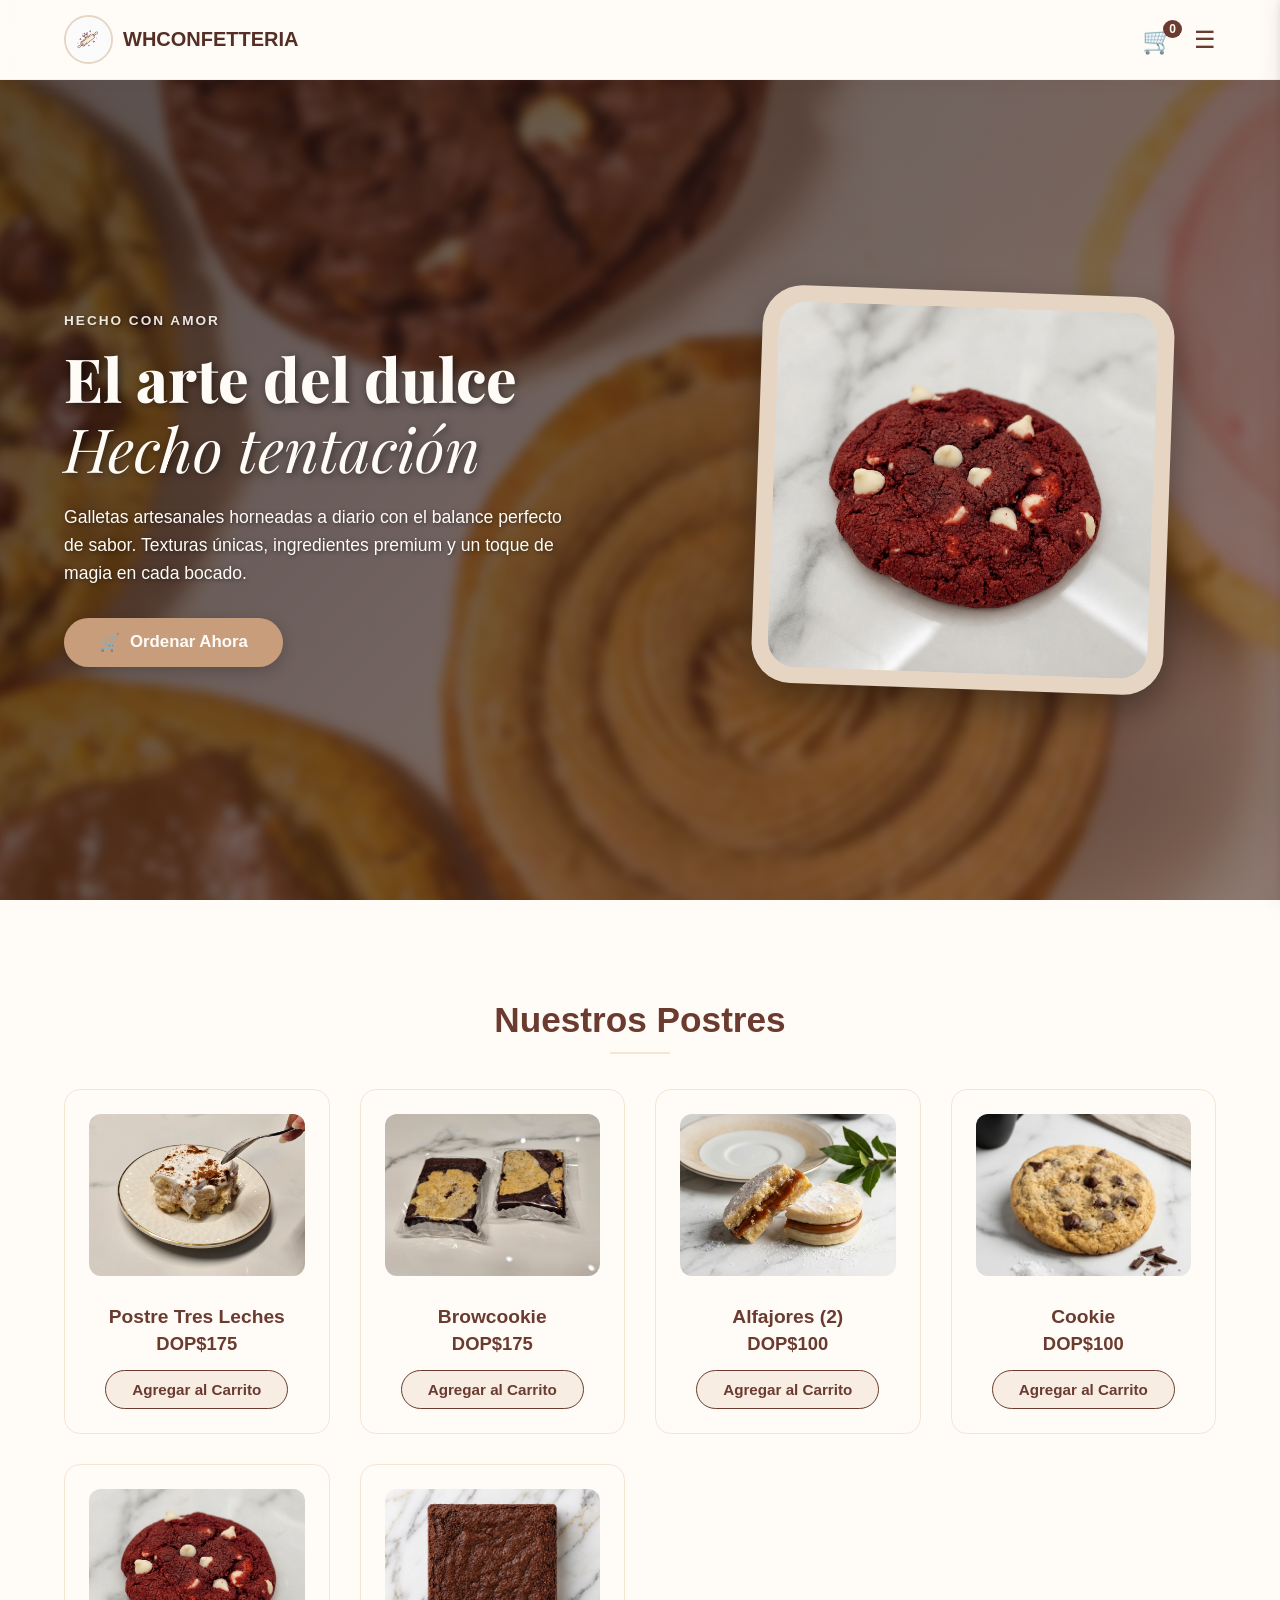
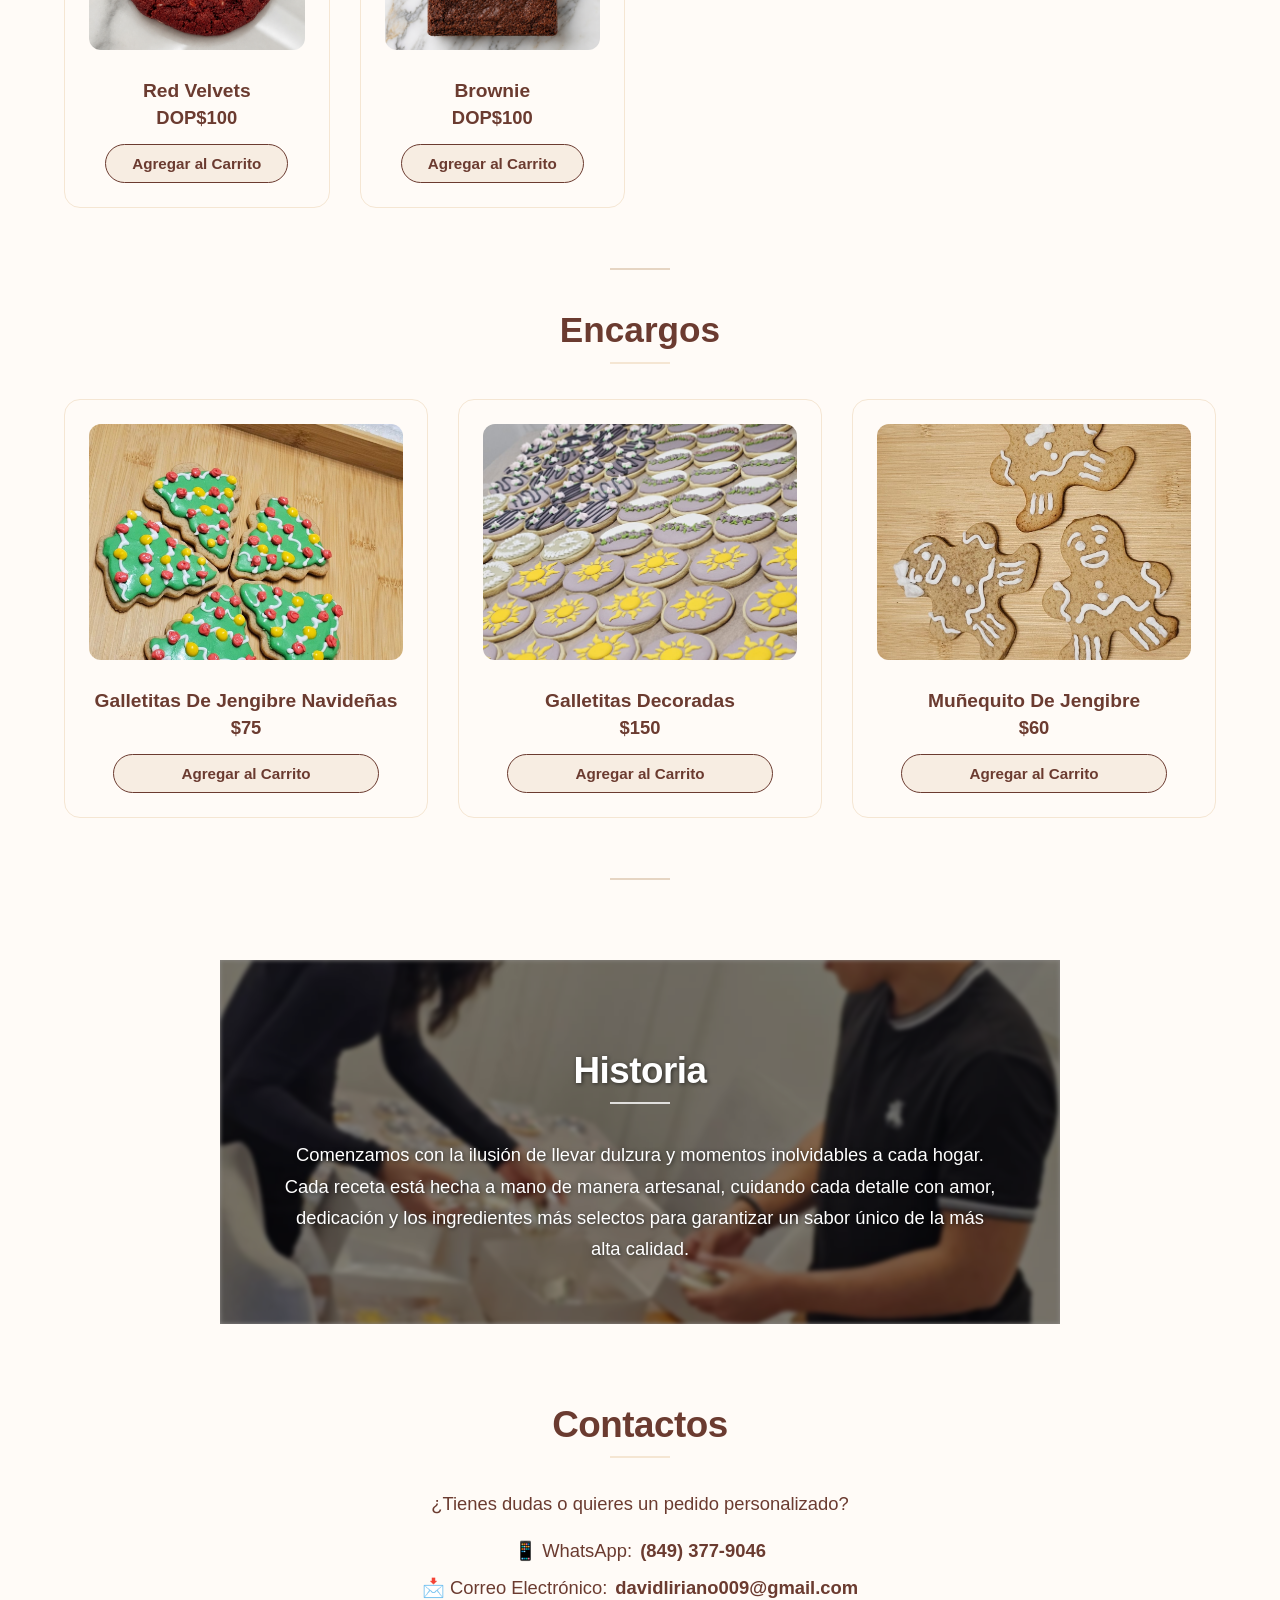
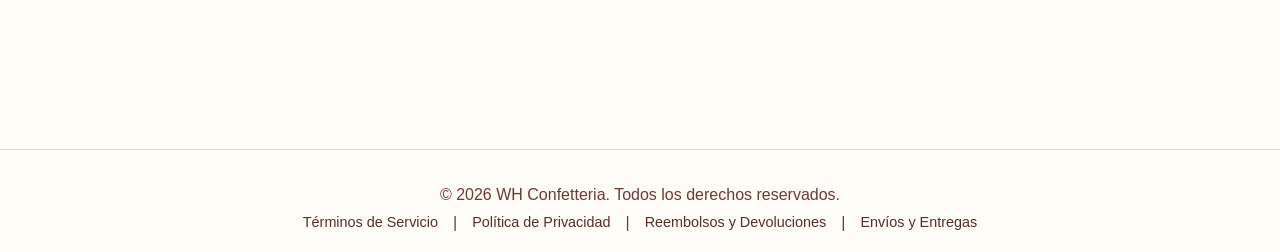
<file: index.html>
<!DOCTYPE html>
<html lang="es">
<head>
<meta charset="UTF-8">
<meta name="viewport" content="width=device-width, initial-scale=1.0">
<title>WH Confetteria</title>
<link href="https://fonts.googleapis.com/css2?family=Playfair+Display:ital,wght@0,400..900;1,400..900&display=swap" rel="stylesheet">
<link rel="icon" type="image/x-icon" href="favicon.ico.jpg">
<link rel="stylesheet" href="style.css">
</head>
<body>
<!-- SECCIÓN HERO -->
<section class="hero-section">
<div class="hero-background-overlay"></div>
<div class="hero-container">
<div class="hero-text-content">
<span class="hero-subtitle">HECHO CON AMOR</span>
<h1 class="hero-title">El arte del dulce <br><em>Hecho tentación</em></h1>
<p class="hero-description">Galletas artesanales horneadas a diario con el balance perfecto de sabor. Texturas únicas, ingredientes premium y un toque de magia en cada bocado.</p>
<a href="#postres" class="btn-hero-action">
<span class="hero-btn-icon">🛒</span> Ordenar Ahora
</a>
</div>
<div class="hero-image-content">
<div class="hero-product-card">
<img src="Red velvets.png" alt="Producto Estrella" class="hero-highlight-img">
</div>
</div>
</div>
</section>
<!-- NAVBAR -->
<header class="navbar">
<a href="#" class="logo-container" style="text-decoration: none; display: flex; align-items: center; gap: 10px;">
<img src="hwconfetteria logo.jpg" alt="Logo Repostería" class="logo-img">
<span class="logo-text logo-desktop">WHCONFETTERIA</span>
<span class="logo-text logo-mobile">WH</span>
</a>
<div class="right-nav">
<div class="cart-icon" onclick="toggleCart(event)">🛒 <span id="cart-count">0</span></div>
<div class="menu-toggle" onclick="toggleMenu(event)">&#9776;</div>
</div>
</header>
<!-- MENÚ LATERAL -->
<nav class="sidebar" id="sidebar">
<div class="close-btn" onclick="toggleMenu(event)">&times;</div>
<ul class="menu-links">
<li><a href="#postres" onclick="toggleMenu(event)">Postres</a></li>
<li><a href="#pasteles" onclick="toggleMenu(event)">Encargos</a></li>
<li><a href="#historia" onclick="toggleMenu(event)">Historia</a></li>
<li><a href="#contacto" onclick="toggleMenu(event)">Contactos</a></li>
<li><a href="https://www.google.com/maps/place/RESIDENCIAL+DON+NUBE+II/@19.465714,-70.6637357,17z/" target="_blank" class="map-link">📍 Ubicación</a></li>
</ul>
</nav>
<!-- CARRITO LATERAL -->
<div class="cart-sidebar" id="cartSidebar">
<div class="close-btn" onclick="toggleCart(event)">&times;</div>
<h3>Tu Pedido</h3>
<ul id="cart-items"></ul>
<div class="cart-total"><strong>Total: $<span id="cart-total-val">0</span></strong></div>
<button class="btn-checkout" onclick="goToCheckout()">Proceder al Pago</button>
</div>
<!-- ALERTA -->
<div id="custom-alert" class="modal-alert">
<div class="modal-alert-content">
<span class="modal-alert-icon">⚠️</span>
<p id="modal-alert-text">Mensaje</p>
<button class="btn-modal-close" onclick="closeAlert()">Entendido</button>
</div>
</div>
<!-- CONTENIDO PRINCIPAL -->
<main class="content">
<section id="postres" class="product-section">
<h2>Nuestros Postres</h2>
<div class="info-divider"></div>
<div class="products-grid">
<div class="product-card">
<img src="tres leches .jpeg" alt="Tres Leches" class="product-img">
<h3>Postre Tres Leches</h3>
<p class="price">DOP$175</p>
<button class="btn-add" onclick="addToCart('Postre Tres Leches', 175, 'tres leches .jpeg')">Agregar al Carrito</button>
</div>
<div class="product-card">
<img src="Brownie.jpeg" alt="Browcookie" class="product-img">
<h3>Browcookie</h3>
<p class="price">DOP$175</p>
<button class="btn-add" onclick="addToCart('Browcookie', 175, 'Brownie.jpeg')">Agregar al Carrito</button>
</div>
<div class="product-card">
<img src="alfajores.png" alt="Alfajores" class="product-img">
<h3>Alfajores (2)</h3>
<p class="price">DOP$100</p>
<button class="btn-add" onclick="addToCart('Alfajores (2)', 100, 'alfajores.png')">Agregar al Carrito</button>
</div>
<div class="product-card">
<img src="cookie .png" alt="Cookie" class="product-img">
<h3>Cookie</h3>
<p class="price">DOP$100</p>
<button class="btn-add" onclick="addToCart('Cookie', 100, 'cookie .png')">Agregar al Carrito</button>
</div>
<div class="product-card">
<img src="Red velvets.png" alt="Red Velvets" class="product-img">
<h3>Red Velvets</h3>
<p class="price">DOP$100</p>
<button class="btn-add" onclick="addToCart('Red Velvets', 100, 'Red velvets.png')">Agregar al Carrito</button>
</div>
<div class="product-card">
<img src="Brownie.png" alt="Brownie" class="product-img">
<h3>Brownie</h3>
<p class="price">DOP$100</p>
<button class="btn-add" onclick="addToCart('Brownie', 100, 'Brownie.png')">Agregar al Carrito</button>
</div>
</div>
</section>
<section id="pasteles" class="product-section">
<h2>Encargos</h2>
<div class="info-divider"></div>
<div class="products-grid">
<div class="product-card">
<img src="Encargo 2.jpeg" alt="Galletitas Navideñas" class="product-img">
<h3>Galletitas De Jengibre Navideñas</h3>
<p class="price">$75</p>
<button class="btn-add" onclick="addToCart('Galletitas De Jengibre Navideñas', 75, 'Encargo 2.jpeg')">Agregar al Carrito</button>
</div>
<div class="product-card">
<img src="Encargo 4.jpeg" alt="Galletitas Decoradas" class="product-img">
<h3>Galletitas Decoradas</h3>
<p class="price">$150</p>
<button class="btn-add" onclick="addToCart('Galletitas Decoradas', 150, 'Encargo 4.jpeg')">Agregar al Carrito</button>
</div>
<div class="product-card">
<img src="Galletitas de jengibre.jpeg" alt="Muñequito" class="product-img">
<h3>Muñequito De Jengibre</h3>
<p class="price">$60</p>
<button class="btn-add" onclick="addToCart('Muñequito De Jengibre', 60, 'Galletitas de jengibre.jpeg')">Agregar al Carrito</button>
</div>
</div>
</section>
<section id="historia" class="info-section historia-con-fondo">
<div class="historia-contenido">
<h2>Historia</h2>
<div class="info-divider"></div>
<p class="info-text">Comenzamos con la ilusión de llevar dulzura y momentos inolvidables a cada hogar. Cada receta está hecha a mano de manera artesanal, cuidando cada detalle con amor, dedicación y los ingredientes más selectos para garantizar un sabor único de la más alta calidad.</p>
</div>
</section>
<section id="contacto" class="info-section">
<h2>Contactos</h2>
<div class="info-divider"></div>
<p class="contact-subtitle">¿Tienes dudas o quieres un pedido personalizado?</p>
<div class="contact-details">
<p class="contact-item"><span>📱 WhatsApp:</span> <strong>(849) 377-9046</strong></p>
<p class="contact-item"><span>📩 Correo Electrónico:</span> <strong>davidliriano009@gmail.com</strong></p>
</div>
</section>
</main>
<script src="script.js"></script>
<footer style="text-align: center; padding: 20px; background-color: #FFFBF7; border-top: 1px solid #E6D5C3; margin-top: 50px;">
<p style="color: #6B3B30; margin-bottom: 10px;">&copy; 2026 WH Confetteria. Todos los derechos reservados.</p>
<div style="display: flex; justify-content: center; gap: 15px; flex-wrap: wrap;">
<a href="terminos.html" style="color: #552F26; text-decoration: none; font-size: 0.9rem;">Términos de Servicio</a> |
<a href="privacidad.html" style="color: #552F26; text-decoration: none; font-size: 0.9rem;">Política de Privacidad</a> |
<a href="reembolsos.html" style="color: #552F26; text-decoration: none; font-size: 0.9rem;">Reembolsos y Devoluciones</a> |
<a href="envios.html" style="color: #552F26; text-decoration: none; font-size: 0.9rem;">Envíos y Entregas</a>
</div>
</footer>
</body>
</html>
</file>
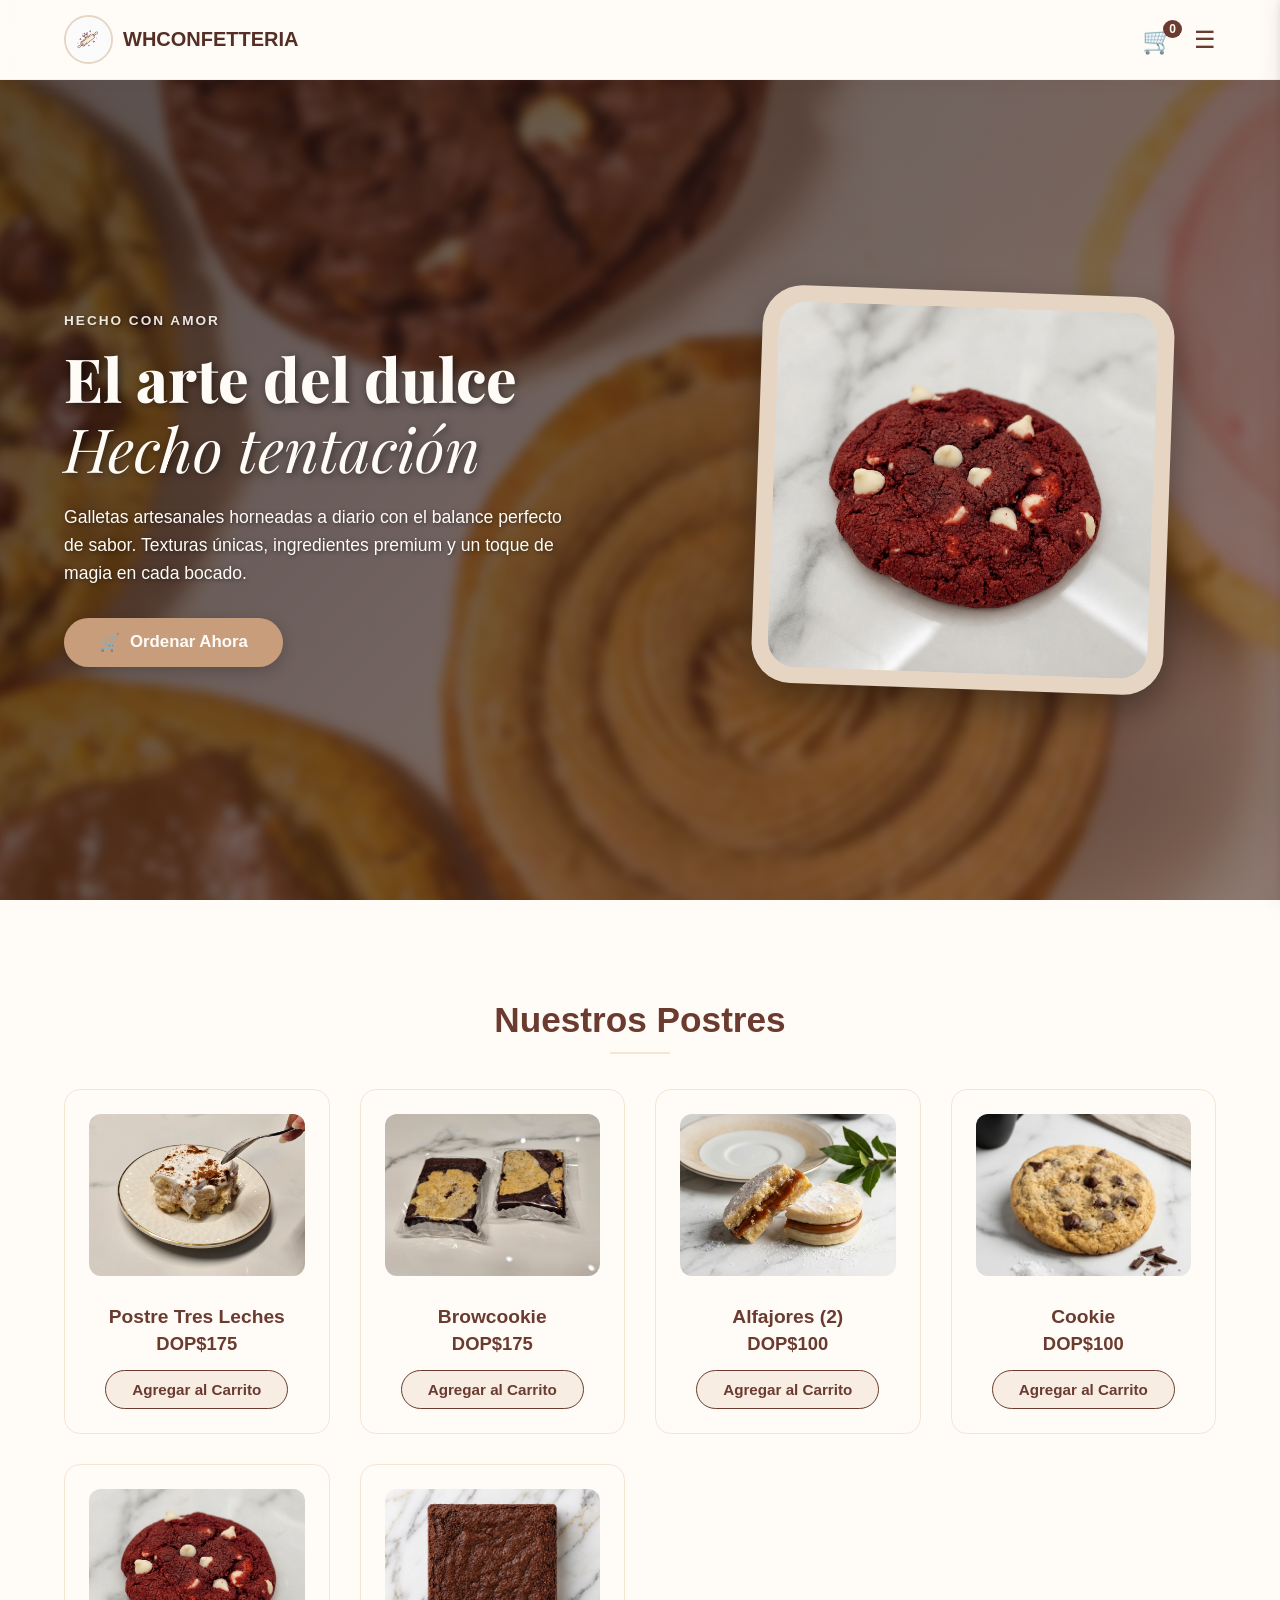
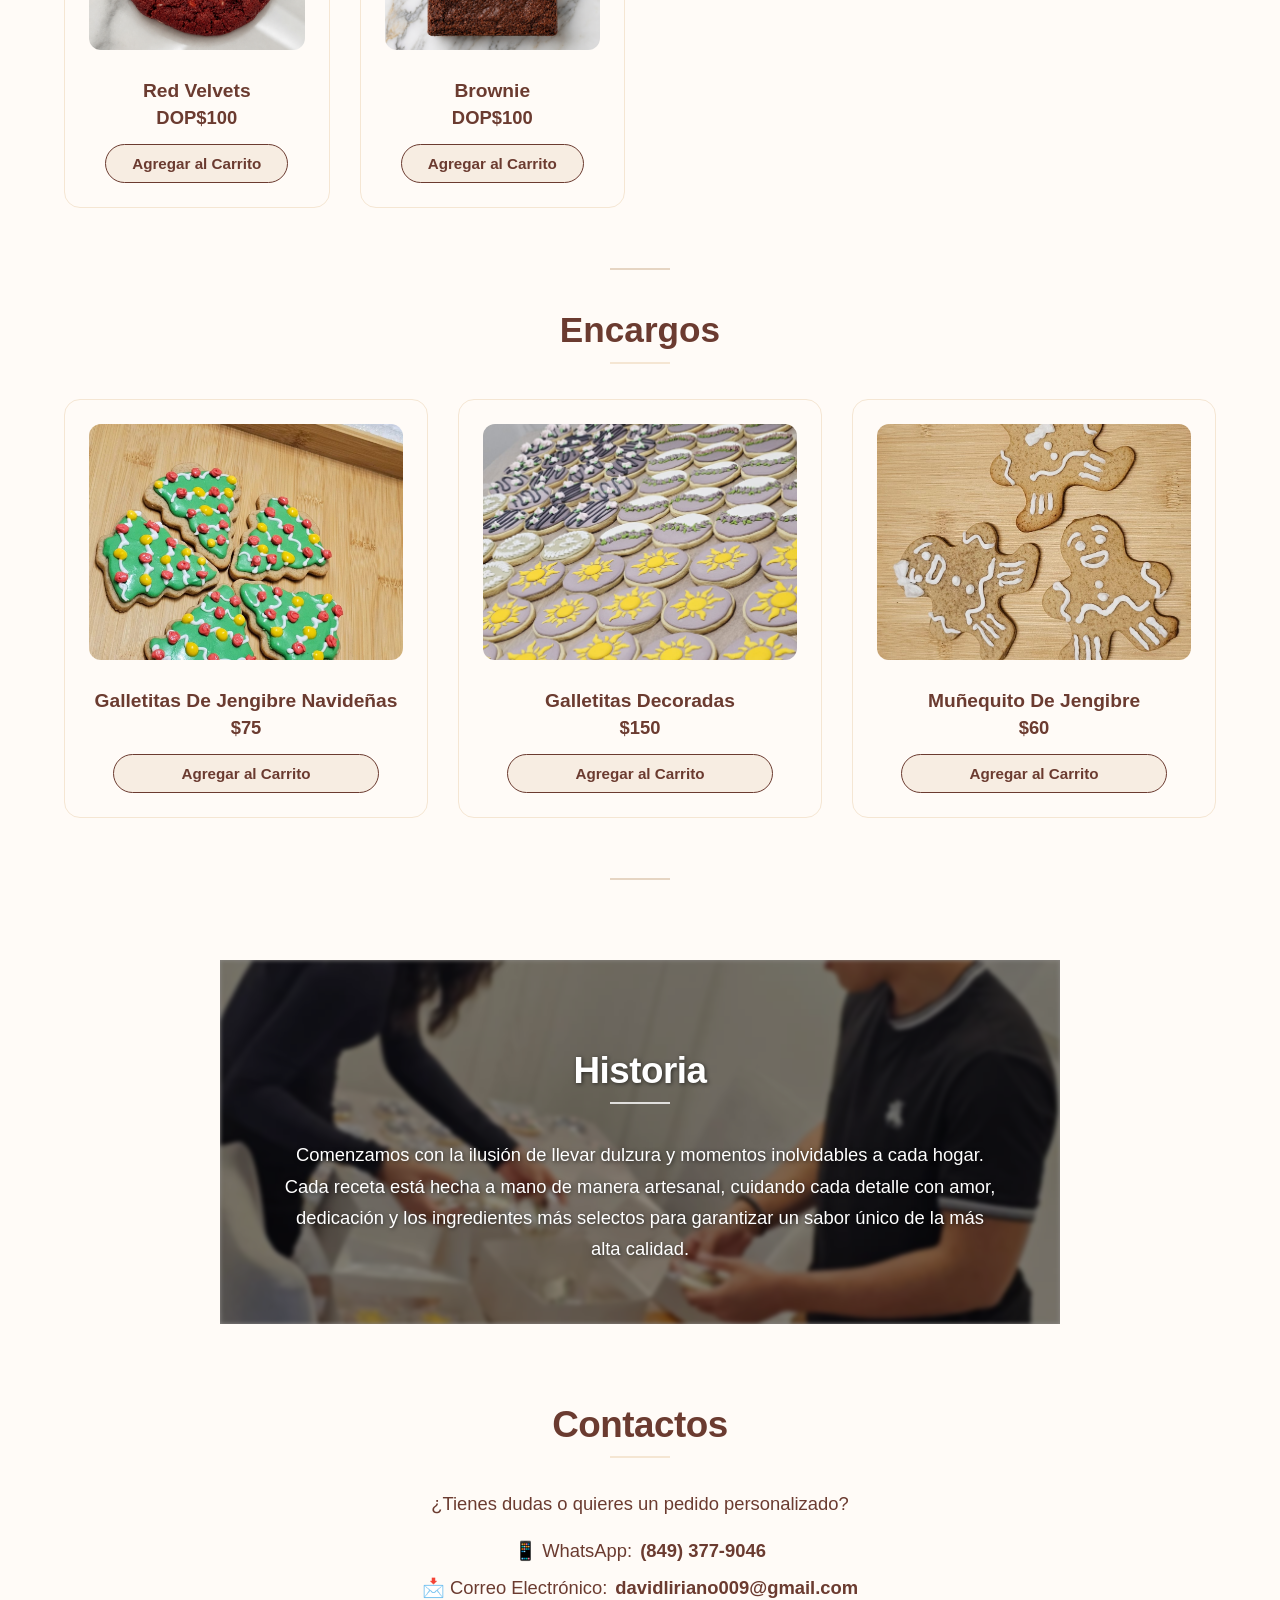
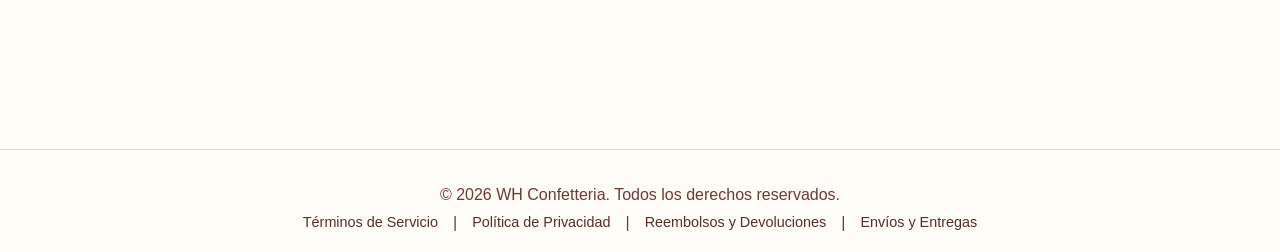
<file: checkout.html>
<!DOCTYPE html>
<html lang="es">
<head>
    <meta charset="UTF-8">
    <meta name="viewport" content="width=device-width, initial-scale=1.0">
    <title>Finalizar Pedido - WH Confetteria</title>
    <link rel="stylesheet" href="style.css">
</head>
<body class="checkout-body">

    <!-- NAVBAR PREMIUM MINIMALISTA -->
    <header class="checkout-navbar">
        <a href="index.html" class="logo-container" style="text-decoration: none; display: flex; align-items: center; gap: 10px;">
            <img class="logo-img" src="hwconfetteria logo.jpg" alt="Logo Repostería" class="checkout-logo">
            <span class="logo-text">WH</span>

        </a>
        <span class="secure-icon">🔒 Pago Seguro</span>
    </header>

    <!-- VENTANA EMERGENTE DE AVISO -->
    <div id="custom-alert" class="modal-alert" style="display: none;">
        <div class="modal-alert-content">
            <span class="modal-alert-icon">⚠️</span>
            <p id="modal-alert-text"></p>
            <button class="btn-modal-close" onclick="closeAlert()">Entendido</button>
        </div>
    </div>

    <!-- ENCABEZADO DE FORMULARIO DESPEJADO -->
    <div class="checkout-title-container">
        <h2>Finalizar tu compra</h2>
        <p>Por favor, completa tus datos para procesar la orden de tus postres.</p>
    </div>

    <!-- INTERFAZ DOS COLUMNAS -->
    <div class="checkout-container">
        
        <!-- COLUMNA IZQUIERDA: CONFIGURACIÓN DE FORMULARIOS -->
        <div class="checkout-main">
            
            <!-- PASO 1: DATOS PERSONALES -->
            <div class="checkout-section-card">
                <h3><span>1</span> Datos del Cliente</h3>
                <div class="form-group">
                    <label for="client-name">Nombre Completo</label>
                    <input type="text" id="client-name" placeholder="Ej. Juan Pérez" required>
                </div>
            </div>

            <!-- PASO 2: MÉTODOS DE ENTREGA DINÁMICOS -->
            <div class="checkout-section-card">
                <h3><span>2</span> Método de Entrega</h3>
                <div class="delivery-tabs">
                    <button type="button" class="tab-btn active" id="btn-pickup" onclick="setDeliveryMethod('pickup')">Pasar a buscar</button>
                    <button type="button" class="tab-btn" id="btn-delivery" onclick="setDeliveryMethod('delivery')">Envío a domicilio</button>
                </div>
                
                <!-- MOSTRADO POR DEFECTO -->
                <div id="pickup-info" class="delivery-content active">
                    <p class="pickup-text">📍 Retira tu pedido directamente en nuestra ubicación: <br><strong>Residencial Don Nube II</strong>.</p>
                </div>
                
                <!-- OCULTO POR DEFECTO -->
                <div id="delivery-info" class="delivery-content">
                    <div class="form-group">
                        <label for="order-address">Dirección Exacta de Envío</label>
                        <textarea id="order-address" placeholder="Sector, Calle, Número de casa o apartamento y referencias..."></textarea>
                    </div>
                </div>
            </div>

            <!-- PASO 3: PROGRAMACIÓN DE TIEMPO -->
            <div class="checkout-section-card">
                <h3><span>3</span> Programar Entrega</h3>
                <div class="form-group">
                    <label for="order-date">¿Para qué fecha y hora deseas tu pedido?</label>
                    <input type="datetime-local" id="order-date" required>
                </div>
            </div>

            <!-- PASO 4: MÉTODOS DE PAGO INTELIGENTES -->
            <div class="checkout-section-card">
                <h3><span>4</span> Método de Pago</h3>
                <div class="payment-tabs">
                    <button type="button" class="pay-tab-btn active" id="btn-cash" onclick="setPaymentMethod('cash')">Efectivo</button>
                    <button type="button" class="pay-tab-btn" id="btn-transfer" onclick="setPaymentMethod('transfer')">Transferencia Bancaria</button>
                </div>

                <!-- SECCIÓN DE BANCOS OCULTA POR DEFECTO -->
                <div id="bank-info" class="payment-content">
                    <p class="bank-instruction">Selecciona el banco desde el cual vas a transferir:</p>
                    
                    <div class="bank-options-grid">
                        <div class="bank-item" id="bank-reservas" onclick="selectBank('Banreservas')">
                            <img src="Banreservas.jpg" alt="Banreservas" class="bank-logo-img">
                            <span>Banreservas</span>
                        </div>
                        <div class="bank-item" id="bank-popular" onclick="selectBank('Popular')">
                            <img src="Popular.png" alt="Popular" class="bank-logo-img">
                            <span>Banco Popular</span>
                        </div>
                        <div class="bank-item" id="bank-bhd" onclick="selectBank('BHD')">
                            <img src="Bhd.jpg" alt="BHD" class="bank-logo-img">
                            <span>Banco BHD</span>
                        </div>
                    </div>
                </div>
            </div>

        </div>

        <!-- COLUMNA DERECHA: RESUMEN LATERAL TOTALMENTE SEPARADO -->
        <div class="checkout-sidebar">
            
            <!-- 1. TARJETA BLANCA: Únicamente para el Resumen y el Total -->
            <div class="summary-card">
                <h3>Resumen del Pedido</h3>
                <hr class="summary-divider">
                <ul id="summary-items-list" class="summary-items-list">
                    <!-- Dinámico -->
                </ul>
                <hr class="summary-divider">
                <div class="summary-total-row">
                    <span>Total a pagar:</span>
                    <span class="total-price">$<span id="summary-total-val">0</span></span>
                </div>
            </div> <!-- AQUÍ SE CIERRA LA CAJA BLANCA DEL RESUMEN -->

            <!-- 2. SECCIÓN INDEPENDIENTE: Políticas, Checkbox y Botones de Acción (Sueltos) -->
            <div class="checkout-legal-container">
                
                <!-- Caja de políticas propia con su fondo crema manejado por CSS -->
                <div class="policy-box">
                    <div class="policy-title">
                        <span class="info-icon">ℹ️</span>
                        <h4>Nuestra Política de Compromiso y Dulzura</h4>
                    </div>
                    <ul class="policy-list">
                        <li><strong>Cada postre es único:</strong> Preparamos tus pedidos desde cero y de forma totalmente artesanal para garantizar su frescura, por lo que no aceptamos devoluciones una vez entregados.</li>
                        <li><strong>¿Surgió un imprevisto?:</strong> Puedes cancelar tu orden de forma gratuita con un mínimo de <strong>24 horas de anticipación</strong>. Pasado este plazo, no se realizarán reembolsos debido a que los insumos ya habrán sido utilizados para tu preparación.</li>
                        <li>Para conocer todos los detalles sobre nuestro proceso, consulta nuestros <a href="terminos.html" target="_blank">Términos y Condiciones completos</a>.</li>
                    </ul>
                </div>

                <!-- Checkbox de aceptación (Suelto sobre fondo crema manejado por CSS) -->
                <div class="terms-checkbox-container">
                    <input type="checkbox" id="accept-terms" class="custom-checkbox">
                    <label for="accept-terms" class="checkbox-label">
                        He leído y acepto los <a href="terminos.html" target="_blank">Términos y Condiciones</a> y las <a href="privacidad.html" target="_blank">Políticas de Privacidad</a>
                    </label>
                </div>

                <!-- Logotipos de Tarjetas -->
                <div class="payment-icons">
                    <img src="https://upload.wikimedia.org/wikipedia/commons/2/2a/Mastercard-logo.svg" alt="Mastercard" class="pay-logo">
                </div>

                <!-- Botones de Acción (Sueltos sobre fondo crema manejado por CSS) -->
                <div class="checkout-actions">
                    <button class="btn-checkout-confirm" onclick="processFinalOrder()">
                        Confirmar Pedido <span class="arrow-icon">➔</span>
                    </button>
                    
                    <button class="btn-checkout-continue" onclick="window.location.href='index.html'">
                        <span class="bag-icon">🛍️</span> Seguir Comprando
                    </button>
                    
                    <button class="btn-checkout-cancel" onclick="cancelEntireOrder()">
                        <span class="cancel-icon">✕</span> Cancelar Pedido
                    </button>
                </div>

                <!-- Textos de confianza al pie -->
                <div class="checkout-footer-links">
                    <p class="trust-text">Retiro en tienda • Pago seguro</p>
                    <a href="envios.html" target="_blank" class="delivery-policy-link">Ver política de entrega</a>
                   
                </div>

            </div> <!-- Fin de checkout-legal-container -->

        </div> <!-- Fin de checkout-sidebar -->

    </div> <!-- Fin de checkout-container -->

    <!-- SCRIPT LOGICIAL CON VALIDACIONES -->
    <script>
        let checkoutCart = [];
        let deliveryMethod = 'pickup';
        let paymentMethod = 'cash';
        let selectedBankName = '';

        window.onload = function() {
            const savedCart = localStorage.getItem('cart');
            if(!savedCart) {
                window.location.href = 'index.html';
                return;
            }
            checkoutCart = JSON.parse(savedCart);
            
            if(checkoutCart.length === 0) {
                window.location.href = 'index.html';
                return;
            }
            
            renderSummary();
        };

        function renderSummary() {
            const listContainer = document.getElementById('summary-items-list');
            listContainer.innerHTML = '';
            let total = 0;

            checkoutCart.forEach(item => {
                const itemSubtotal = item.price * item.quantity;
                total += itemSubtotal;
                
                let li = document.createElement('li');
                li.className = 'summary-item';
                li.innerHTML = `
                    <span style="display: flex; align-items: center; gap: 8px;">
                        <img src="${item.imgSrc || 'hwconfetteria logo.jpg'}" style="width:30px; height:30px; border-radius:50%; object-fit:cover; border:1px solid #F5E6D3;">
                        ${item.name} <strong>x${item.quantity}</strong>
                    </span> 
                    <strong>$${itemSubtotal}</strong>
                `;
                listContainer.appendChild(li);
            });

            document.getElementById('summary-total-val').innerText = total;
        }

        function showAlert(text) {
            document.getElementById('modal-alert-text').innerText = text;
            document.getElementById('custom-alert').style.display = 'flex';
        }
        function closeAlert() { 
            document.getElementById('custom-alert').style.display = 'none'; 
        }

        function setDeliveryMethod(method) {
            deliveryMethod = method;
            document.getElementById('btn-pickup').classList.remove('active');
            document.getElementById('btn-delivery').classList.remove('active');
            document.getElementById('pickup-info').classList.remove('active');
            document.getElementById('delivery-info').classList.remove('active');
            
            if(method === 'pickup') {
                document.getElementById('btn-pickup').classList.add('active');
                document.getElementById('pickup-info').classList.add('active');
                document.getElementById('order-address').value = ""; 
            } else {
                document.getElementById('btn-delivery').classList.add('active');
                document.getElementById('delivery-info').classList.add('active');
            }
        }

        function setPaymentMethod(method) {
            paymentMethod = method;
            document.getElementById('btn-cash').classList.remove('active');
            document.getElementById('btn-transfer').classList.remove('active');
            document.getElementById('bank-info').classList.remove('active');
            
            if(method === 'cash') {
                document.getElementById('btn-cash').classList.add('active');
                selectedBankName = '';
                clearBankSelection();
            } else {
                document.getElementById('btn-transfer').classList.add('active');
                document.getElementById('bank-info').classList.add('active');
            }
        }

        function selectBank(bank) {
            selectedBankName = bank;
            clearBankSelection();
            if(bank === 'Banreservas') document.getElementById('bank-reservas').classList.add('selected');
            if(bank === 'Popular') document.getElementById('bank-popular').classList.add('selected');
            if(bank === 'BHD') document.getElementById('bank-bhd').classList.add('selected');
        }

        function clearBankSelection() {
            document.getElementById('bank-reservas').classList.remove('selected');
            document.getElementById('bank-popular').classList.remove('selected');
            document.getElementById('bank-bhd').classList.remove('selected');
        }

        function cancelEntireOrder() {
            localStorage.removeItem('cart');
            window.location.href = "index.html";
        }

        function processFinalOrder() {
            const acceptCheckbox = document.getElementById('accept-terms');
            if (!acceptCheckbox.checked) {
                showAlert("Para continuar, debes leer y aceptar los Términos, Condiciones y Políticas de Privacidad.");
                return;
            }

            const name = document.getElementById('client-name').value.trim();
            if(!name) {
                showAlert("Por favor, introduce tu nombre.");
                return;
            }

            let address = "";
            if(deliveryMethod === 'delivery') {
                address = document.getElementById('order-address').value.trim();
                if(!address) {
                    showAlert("Por favor, ingresa tu dirección de envío.");
                    return;
                }
            }

            const dateVal = document.getElementById('order-date').value;
            if(!dateVal) {
                showAlert("Por favor, selecciona el día y la hora de entrega.");
                return;
            }

            if(paymentMethod === 'transfer' && !selectedBankName) {
                showAlert("Por favor, selecciona un banco para la transferencia.");
                return;
            }

            const fechaFormateada = new Date(dateVal).toLocaleString('es-DO', {
                dateStyle: 'medium', timeStyle: 'short'
            });

            let mensaje = `🛍️ *NUEVA ORDEN DE LA WEB - WH CONFETTERIA*\n\n`;
            mensaje += `👤 *Cliente:* ${name}\n`;
            mensaje += `📅 *Fecha y hora:* ${fechaFormateada}\n`;
            
            if(deliveryMethod === 'pickup') {
                mensaje += `🛵 *Tipo:* Pasar a buscar por la tienda\n`;
            } else {
                mensaje += `🛵 *Tipo:* Envío a domicilio\n📍 *Dirección:* ${address}\n`;
            }

            if(paymentMethod === 'cash') {
                mensaje += `💵 *Pago:* Efectivo\n`;
            } else {
                mensaje += `💵 *Pago:* Transferencia Bancaria (${selectedBankName})\n`;
            }

            mensaje += `\n📦 *Detalle del Pedido:*\n`;
            let total = 0;
            checkoutCart.forEach(item => {
                const itemSubtotal = item.price * item.quantity;
                mensaje += `- ${item.name} (${item.quantity} ud.) -> $${itemSubtotal}\n`;
                total += itemSubtotal;
            });

            mensaje += `\n💰 *Total a pagar: $${total}*`;

            let url = `https://wa.me/18493779046?text=${encodeURIComponent(mensaje)}`;
            
            localStorage.removeItem('cart'); 
            window.open(url, '_blank');
            window.location.href = "index.html"; 
        }
    </script>
</body>
</html>
</file>
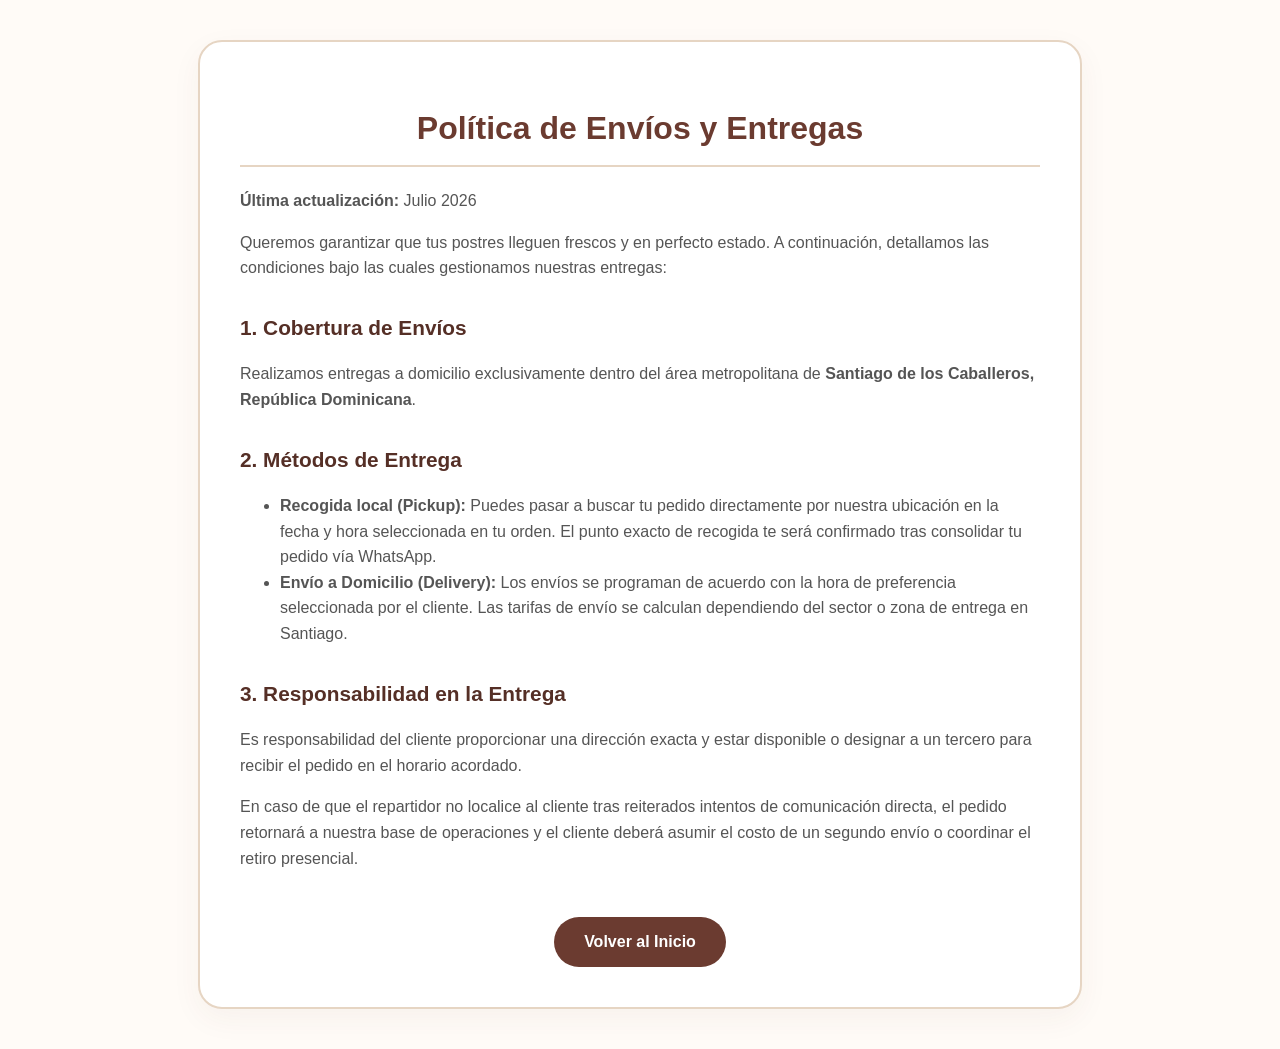
<file: envios.html>
<!DOCTYPE html>
<html lang="es">
<head>
    <meta charset="UTF-8">
    <meta name="viewport" content="width=device-width, initial-scale=1.0">
    <title>Política de Envíos - WH Confetteria</title>
    <style>
        body {
            font-family: 'Segoe UI', Tahoma, Geneva, Verdana, sans-serif;
            background-color: #FFFBF7;
            color: #6B3B30;
            line-height: 1.6;
            margin: 0;
            padding: 40px 20px;
        }
        .container {
            max-width: 800px;
            margin: 0 auto;
            background: #FFFFFF;
            padding: 40px;
            border-radius: 24px;
            border: 2px solid #E6D5C3;
            box-shadow: 0 10px 30px rgba(107, 59, 48, 0.05);
        }
        h1 {
            color: #6B3B30;
            border-bottom: 2px solid #E6D5C3;
            padding-bottom: 10px;
            font-size: 2rem;
            text-align: center;
        }
        h2 {
            color: #552F26;
            font-size: 1.3rem;
            margin-top: 30px;
        }
        p, li {
            color: #555555;
            font-size: 1rem;
        }
        .btn-back {
            display: inline-block;
            margin-top: 30px;
            background-color: #6B3B30;
            color: #FFFFFF;
            text-decoration: none;
            padding: 12px 30px;
            border-radius: 50px;
            font-weight: bold;
            transition: background 0.2s;
        }
        .btn-back:hover {
            background-color: #552F26;
        }
    </style>
</head>
<body>

    <div class="container">
        <h1>Política de Envíos y Entregas</h1>
        <p><strong>Última actualización:</strong> Julio 2026</p>

        <p>Queremos garantizar que tus postres lleguen frescos y en perfecto estado. A continuación, detallamos las condiciones bajo las cuales gestionamos nuestras entregas:</p>

        <h2>1. Cobertura de Envíos</h2>
        <p>Realizamos entregas a domicilio exclusivamente dentro del área metropolitana de <strong>Santiago de los Caballeros, República Dominicana</strong>.</p>

        <h2>2. Métodos de Entrega</h2>
        <ul>
            <li><strong>Recogida local (Pickup):</strong> Puedes pasar a buscar tu pedido directamente por nuestra ubicación en la fecha y hora seleccionada en tu orden. El punto exacto de recogida te será confirmado tras consolidar tu pedido vía WhatsApp.</li>
            <li><strong>Envío a Domicilio (Delivery):</strong> Los envíos se programan de acuerdo con la hora de preferencia seleccionada por el cliente. Las tarifas de envío se calculan dependiendo del sector o zona de entrega en Santiago.</li>
        </ul>

        <h2>3. Responsabilidad en la Entrega</h2>
        <p>Es responsabilidad del cliente proporcionar una dirección exacta y estar disponible o designar a un tercero para recibir el pedido en el horario acordado.</p>
        <p>En caso de que el repartidor no localice al cliente tras reiterados intentos de comunicación directa, el pedido retornará a nuestra base de operaciones y el cliente deberá asumir el costo de un segundo envío o coordinar el retiro presencial.</p>

        <center><a href="index.html" class="btn-back">Volver al Inicio</a></center>
    </div>

</body>
</html>
</file>
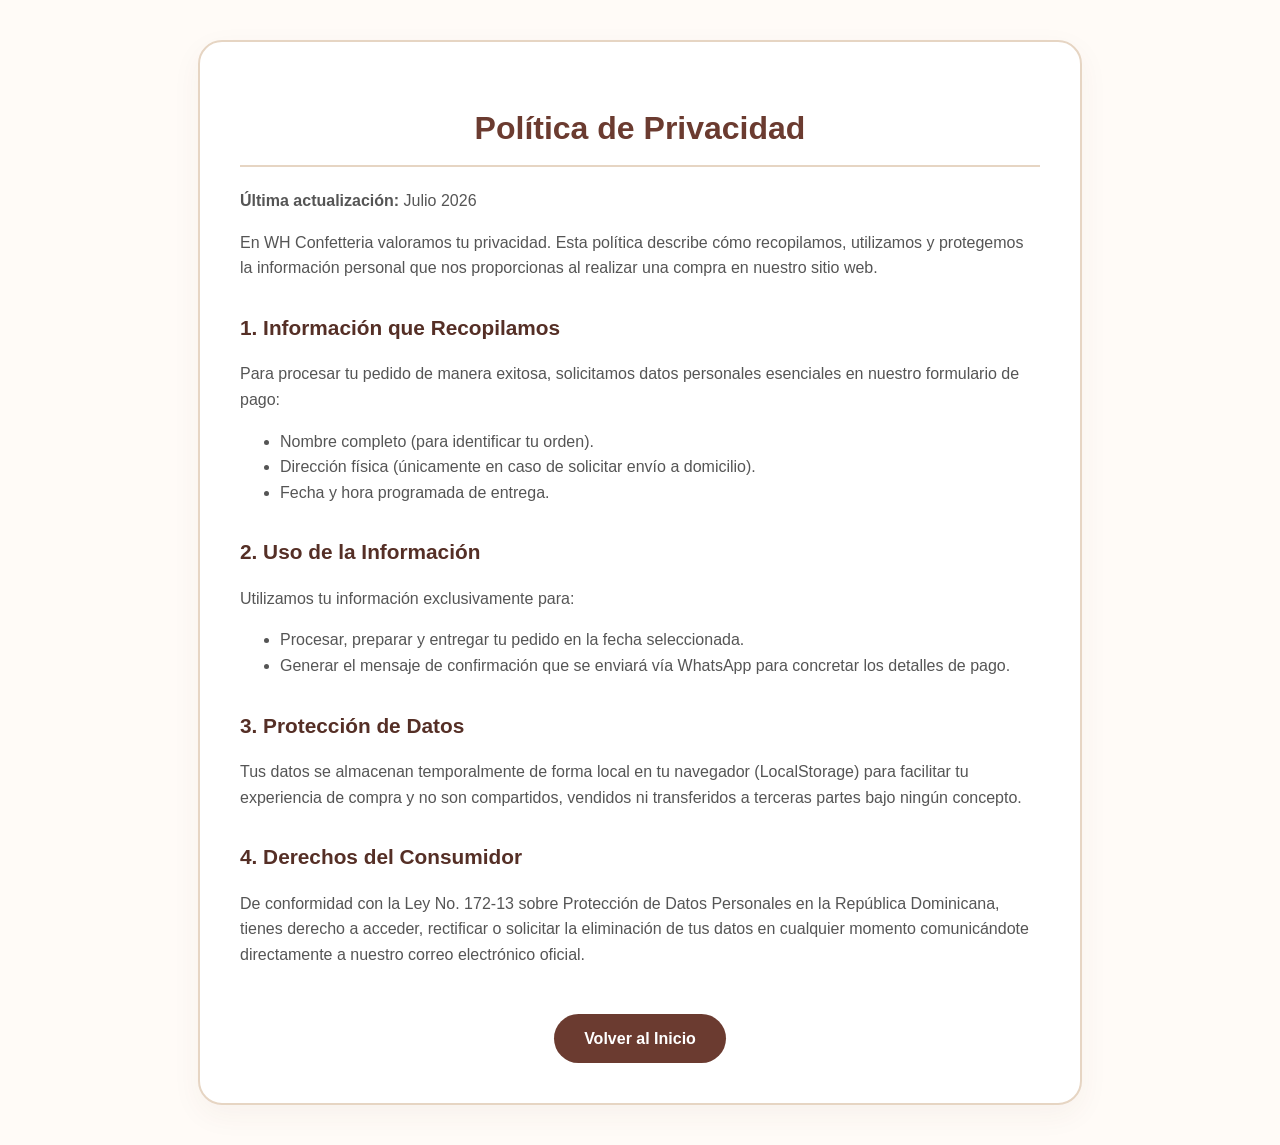
<file: privacidad.html>
<!DOCTYPE html>
<html lang="es">
<head>
    <meta charset="UTF-8">
    <meta name="viewport" content="width=device-width, initial-scale=1.0">
    <title>Política de Privacidad - WH Confetteria</title>
    <style>
        body {
            font-family: 'Segoe UI', Tahoma, Geneva, Verdana, sans-serif;
            background-color: #FFFBF7;
            color: #6B3B30;
            line-height: 1.6;
            margin: 0;
            padding: 40px 20px;
        }
        .container {
            max-width: 800px;
            margin: 0 auto;
            background: #FFFFFF;
            padding: 40px;
            border-radius: 24px;
            border: 2px solid #E6D5C3;
            box-shadow: 0 10px 30px rgba(107, 59, 48, 0.05);
        }
        h1 {
            color: #6B3B30;
            border-bottom: 2px solid #E6D5C3;
            padding-bottom: 10px;
            font-size: 2rem;
            text-align: center;
        }
        h2 {
            color: #552F26;
            font-size: 1.3rem;
            margin-top: 30px;
        }
        p, li {
            color: #555555;
            font-size: 1rem;
        }
        .btn-back {
            display: inline-block;
            margin-top: 30px;
            background-color: #6B3B30;
            color: #FFFFFF;
            text-decoration: none;
            padding: 12px 30px;
            border-radius: 50px;
            font-weight: bold;
            transition: background 0.2s;
        }
        .btn-back:hover {
            background-color: #552F26;
        }
    </style>
</head>
<body>

    <div class="container">
        <h1>Política de Privacidad</h1>
        <p><strong>Última actualización:</strong> Julio 2026</p>

        <p>En WH Confetteria valoramos tu privacidad. Esta política describe cómo recopilamos, utilizamos y protegemos la información personal que nos proporcionas al realizar una compra en nuestro sitio web.</p>

        <h2>1. Información que Recopilamos</h2>
        <p>Para procesar tu pedido de manera exitosa, solicitamos datos personales esenciales en nuestro formulario de pago:</p>
        <ul>
            <li>Nombre completo (para identificar tu orden).</li>
            <li>Dirección física (únicamente en caso de solicitar envío a domicilio).</li>
            <li>Fecha y hora programada de entrega.</li>
        </ul>

        <h2>2. Uso de la Información</h2>
        <p>Utilizamos tu información exclusivamente para:</p>
        <ul>
            <li>Procesar, preparar y entregar tu pedido en la fecha seleccionada.</li>
            <li>Generar el mensaje de confirmación que se enviará vía WhatsApp para concretar los detalles de pago.</li>
        </ul>

        <h2>3. Protección de Datos</h2>
        <p>Tus datos se almacenan temporalmente de forma local en tu navegador (LocalStorage) para facilitar tu experiencia de compra y no son compartidos, vendidos ni transferidos a terceras partes bajo ningún concepto.</p>

        <h2>4. Derechos del Consumidor</h2>
        <p>De conformidad con la Ley No. 172-13 sobre Protección de Datos Personales en la República Dominicana, tienes derecho a acceder, rectificar o solicitar la eliminación de tus datos en cualquier momento comunicándote directamente a nuestro correo electrónico oficial.</p>

        <center><a href="index.html" class="btn-back">Volver al Inicio</a></center>
    </div>

</body>
</html>
</file>
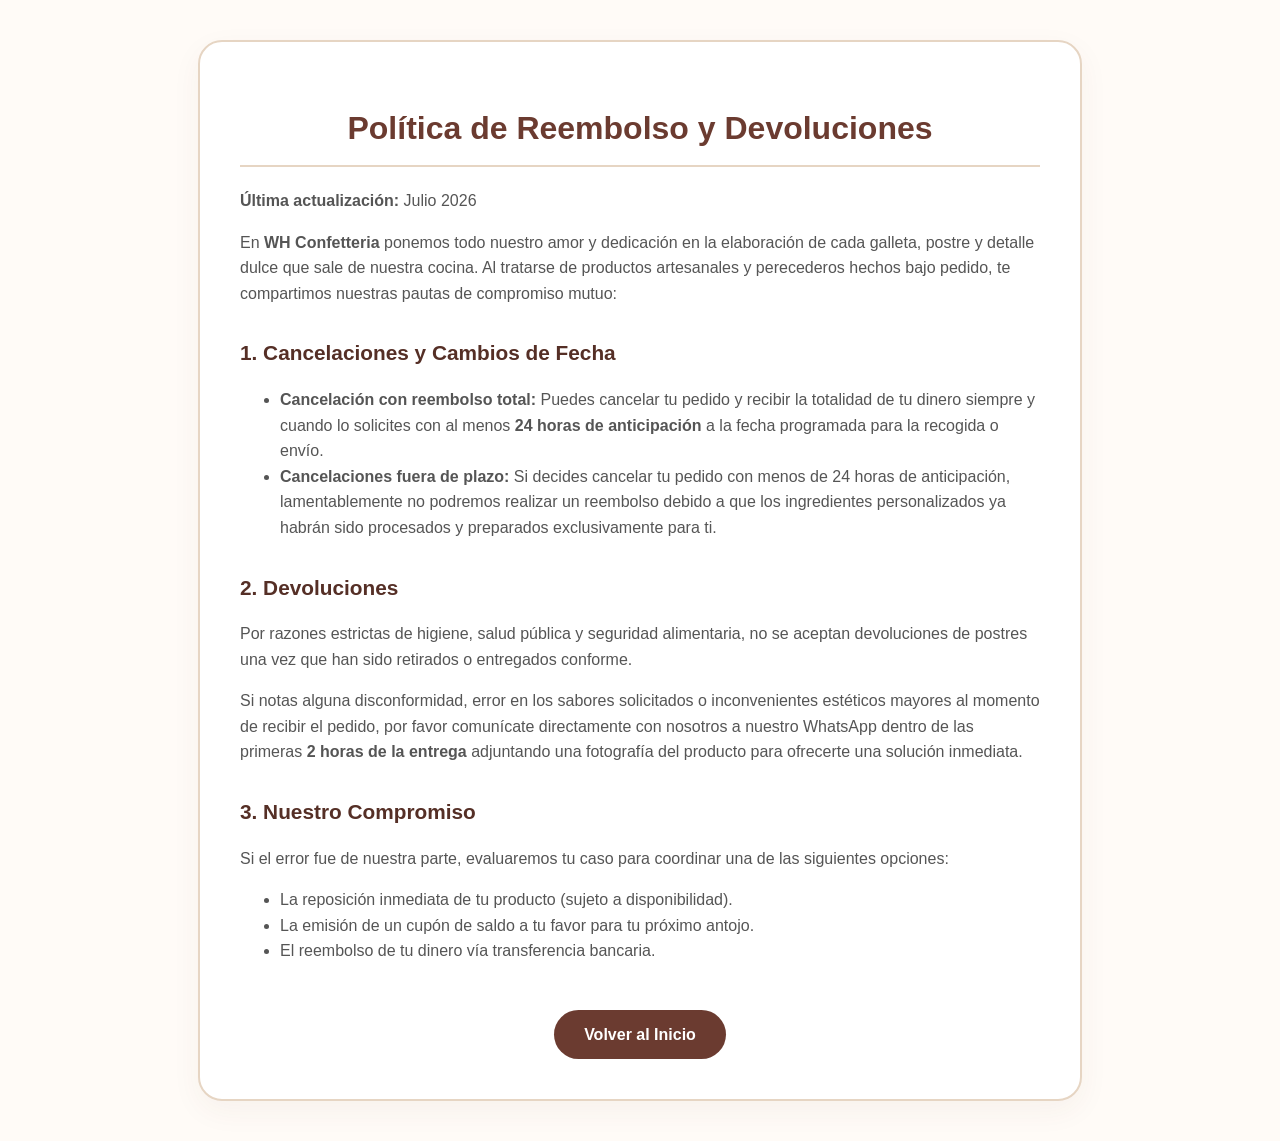
<file: reembolsos.html>
<!DOCTYPE html>
<html lang="es">
<head>
    <meta charset="UTF-8">
    <meta name="viewport" content="width=device-width, initial-scale=1.0">
    <title>Política de Reembolso - WH Confetteria</title>
    <style>
        body {
            font-family: 'Segoe UI', Tahoma, Geneva, Verdana, sans-serif;
            background-color: #FFFBF7;
            color: #6B3B30;
            line-height: 1.6;
            margin: 0;
            padding: 40px 20px;
        }
        .container {
            max-width: 800px;
            margin: 0 auto;
            background: #FFFFFF;
            padding: 40px;
            border-radius: 24px;
            border: 2px solid #E6D5C3;
            box-shadow: 0 10px 30px rgba(107, 59, 48, 0.05);
        }
        h1 {
            color: #6B3B30;
            border-bottom: 2px solid #E6D5C3;
            padding-bottom: 10px;
            font-size: 2rem;
            text-align: center;
        }
        h2 {
            color: #552F26;
            font-size: 1.3rem;
            margin-top: 30px;
        }
        p, li {
            color: #555555;
            font-size: 1rem;
        }
        .btn-back {
            display: inline-block;
            margin-top: 30px;
            background-color: #6B3B30;
            color: #FFFFFF;
            text-decoration: none;
            padding: 12px 30px;
            border-radius: 50px;
            font-weight: bold;
            transition: background 0.2s;
        }
        .btn-back:hover {
            background-color: #552F26;
        }
    </style>
</head>
<body>

    <div class="container">
        <h1>Política de Reembolso y Devoluciones</h1>
        <p><strong>Última actualización:</strong> Julio 2026</p>

        <p>En <strong>WH Confetteria</strong> ponemos todo nuestro amor y dedicación en la elaboración de cada galleta, postre y detalle dulce que sale de nuestra cocina. Al tratarse de productos artesanales y perecederos hechos bajo pedido, te compartimos nuestras pautas de compromiso mutuo:</p>

        <h2>1. Cancelaciones y Cambios de Fecha</h2>
        <ul>
            <li><strong>Cancelación con reembolso total:</strong> Puedes cancelar tu pedido y recibir la totalidad de tu dinero siempre y cuando lo solicites con al menos <strong>24 horas de anticipación</strong> a la fecha programada para la recogida o envío.</li>
            <li><strong>Cancelaciones fuera de plazo:</strong> Si decides cancelar tu pedido con menos de 24 horas de anticipación, lamentablemente no podremos realizar un reembolso debido a que los ingredientes personalizados ya habrán sido procesados y preparados exclusivamente para ti.</li>
        </ul>

        <h2>2. Devoluciones</h2>
        <p>Por razones estrictas de higiene, salud pública y seguridad alimentaria, no se aceptan devoluciones de postres una vez que han sido retirados o entregados conforme.</p>
        <p>Si notas alguna disconformidad, error en los sabores solicitados o inconvenientes estéticos mayores al momento de recibir el pedido, por favor comunícate directamente con nosotros a nuestro WhatsApp dentro de las primeras <strong>2 horas de la entrega</strong> adjuntando una fotografía del producto para ofrecerte una solución inmediata.</p>

        <h2>3. Nuestro Compromiso</h2>
        <p>Si el error fue de nuestra parte, evaluaremos tu caso para coordinar una de las siguientes opciones:</p>
        <ul>
            <li>La reposición inmediata de tu producto (sujeto a disponibilidad).</li>
            <li>La emisión de un cupón de saldo a tu favor para tu próximo antojo.</li>
            <li>El reembolso de tu dinero vía transferencia bancaria.</li>
        </ul>

        <center><a href="index.html" class="btn-back">Volver al Inicio</a></center>
    </div>

</body>
</html>
</file>
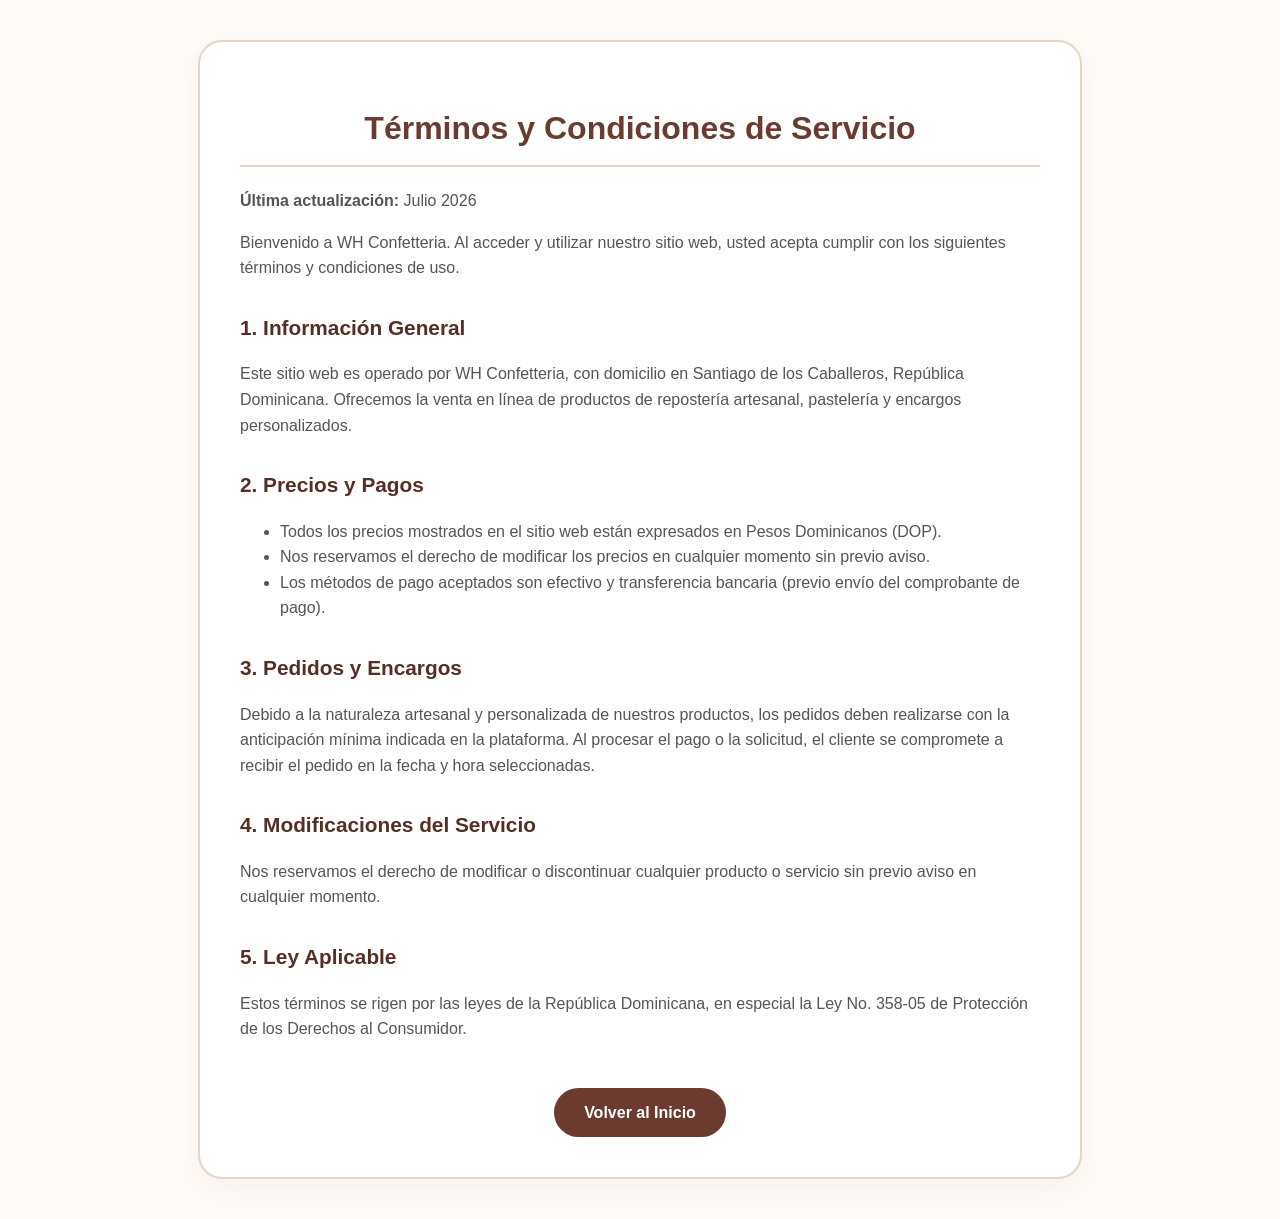
<file: terminos.html>
<!DOCTYPE html>
<html lang="es">
<head>
    <meta charset="UTF-8">
    <meta name="viewport" content="width=device-width, initial-scale=1.0">
    <title>Términos y Condiciones - WH Confetteria</title>
    <style>
        body {
            font-family: 'Segoe UI', Tahoma, Geneva, Verdana, sans-serif;
            background-color: #FFFBF7;
            color: #6B3B30;
            line-height: 1.6;
            margin: 0;
            padding: 40px 20px;
        }
        .container {
            max-width: 800px;
            margin: 0 auto;
            background: #FFFFFF;
            padding: 40px;
            border-radius: 24px;
            border: 2px solid #E6D5C3;
            box-shadow: 0 10px 30px rgba(107, 59, 48, 0.05);
        }
        h1 {
            color: #6B3B30;
            border-bottom: 2px solid #E6D5C3;
            padding-bottom: 10px;
            font-size: 2rem;
            text-align: center;
        }
        h2 {
            color: #552F26;
            font-size: 1.3rem;
            margin-top: 30px;
        }
        p, li {
            color: #555555;
            font-size: 1rem;
        }
        .btn-back {
            display: inline-block;
            margin-top: 30px;
            background-color: #6B3B30;
            color: #FFFFFF;
            text-decoration: none;
            padding: 12px 30px;
            border-radius: 50px;
            font-weight: bold;
            transition: background 0.2s;
        }
        .btn-back:hover {
            background-color: #552F26;
        }
    </style>
</head>
<body>

    <div class="container">
        <h1>Términos y Condiciones de Servicio</h1>
        <p><strong>Última actualización:</strong> Julio 2026</p>
        
        <p>Bienvenido a WH Confetteria. Al acceder y utilizar nuestro sitio web, usted acepta cumplir con los siguientes términos y condiciones de uso.</p>

        <h2>1. Información General</h2>
        <p>Este sitio web es operado por WH Confetteria, con domicilio en Santiago de los Caballeros, República Dominicana. Ofrecemos la venta en línea de productos de repostería artesanal, pastelería y encargos personalizados.</p>

        <h2>2. Precios y Pagos</h2>
        <ul>
            <li>Todos los precios mostrados en el sitio web están expresados en Pesos Dominicanos (DOP).</li>
            <li>Nos reservamos el derecho de modificar los precios en cualquier momento sin previo aviso.</li>
            <li>Los métodos de pago aceptados son efectivo y transferencia bancaria (previo envío del comprobante de pago).</li>
        </ul>

        <h2>3. Pedidos y Encargos</h2>
        <p>Debido a la naturaleza artesanal y personalizada de nuestros productos, los pedidos deben realizarse con la anticipación mínima indicada en la plataforma. Al procesar el pago o la solicitud, el cliente se compromete a recibir el pedido en la fecha y hora seleccionadas.</p>

        <h2>4. Modificaciones del Servicio</h2>
        <p>Nos reservamos el derecho de modificar o discontinuar cualquier producto o servicio sin previo aviso en cualquier momento.</p>

        <h2>5. Ley Aplicable</h2>
        <p>Estos términos se rigen por las leyes de la República Dominicana, en especial la Ley No. 358-05 de Protección de los Derechos al Consumidor.</p>

        <center><a href="index.html" class="btn-back">Volver al Inicio</a></center>
    </div>

</body>
</html>
</file>
<file: style.css>
/* ==========================================================================
   1. ESTILOS BASE Y CONFIGURACIÓN GENERAL
   ========================================================================== */
body {
    background-color: #FFFBF7;
    font-family: -apple-system, BlinkMacSystemFont, "Segoe UI", Roboto, Helvetica, Arial, sans-serif;
    margin: 0;
    padding: 0;
    color: #6B3B30;
    overflow-x: hidden; /* Evita el desbordamiento horizontal en celulares */
}

/* NAVBAR PRINCIPAL COMPLETAMENTE FIJA CON TRANSPARENCIA */
.navbar {
    position: fixed;              /* Se queda fija al hacer scroll */
    top: 0;
    left: 0;
    width: 100%;                  /* Ocupa todo el ancho */
    z-index: 1000;                /* Se mantiene siempre por encima de todo el contenido */
    box-sizing: border-box;
    display: flex;
    justify-content: space-between;
    align-items: center;
    padding: 15px 5%;
    
    /* Fondo con Transparencia Inteligente (Afecta SOLO a la caja contenedora) */
    background-color: rgba(255, 251, 247, 0.82); /* Fondo crema con 82% de opacidad */
    
    /* Efecto Difuminado Glassmorphism al pasar el contenido por detrás */
    backdrop-filter: blur(12px);                  
    -webkit-backdrop-filter: blur(12px);          /* Compatibilidad garantizada para iPhone y Safari */
    
    /* Bordes y sombras sutiles de separación */
    border-bottom: 1.5px solid rgba(245, 230, 211, 0.5); 
    box-shadow: 0 2px 15px rgba(107, 59, 48, 0.04);
    
    transition: background-color 0.3s ease;
}

/* ASEGURAMOS QUE LOS ELEMENTOS DEL NAVBAR SE MANTENGAN 100% SÓLIDOS Y NÍTIDOS */
.navbar .logo-container,
.navbar .logo-img,
.navbar .logo-text,
.navbar .right-nav,
.navbar .cart-icon,
.navbar .menu-toggle,
.navbar #cart-count {
    opacity: 1 !important;    /* Evita que hereden la transparencia del fondo */
    filter: none !important;
}

/* Hace que el logo de la barra de navegación sea redondo */
.logo-img {
    width: 45px;          /* Ajusta el tamaño que quieras aquí */
    height: 45px;         /* Debe ser el mismo valor de la anchura */
    border-radius: 50%;   /* Esto es lo que lo hace completamente circular */
    object-fit: cover;    /* Evita que el logo se estire o se deforme */
    border: 2px solid #E6D5C3; /* Un borde sutil que combine con tu paleta (opcional) */
}

.logo-text{
    color: #552F26;
    font-size: 20px;
    font-weight: 600;
}

.right-nav {
    display: flex;
    align-items: center;
    gap: 20px;
}

.cart-icon {
    font-size: 1.6rem;
    cursor: pointer;
    position: relative;
    color: #6B3B30;
}

#cart-count {
    position: absolute;
    top: -5px;
    right: -8px;
    background-color: #6B3B30;
    color: #FFFBF7;
    font-size: 0.75rem;
    padding: 2px 6px;
    border-radius: 50%;
    font-weight: bold;
}

.menu-toggle {
    font-size: 1.5rem;
    cursor: pointer;
    color: #6B3B30;
}

/* ==========================================================================
   NUEVA SECCIÓN HERO DE BIENVENIDA (ESTILO EXCLUSIVO WH CONFETTERIA)
   ========================================================================== */
.hero-section {
    position: relative;
    width: 100%;
    /* Ocupa el alto de la pantalla restando el menú superior */
    min-height: calc(100vh - 80px); 
    margin-top: 80px; 
    display: flex;
    align-items: center;
    justify-content: center;
    overflow: hidden;
    padding: 40px 5%;
    box-sizing: border-box;
}

/* Capa de fondo difuminada */
.hero-background-overlay {
    position: absolute;
    top: 0;
    left: 0;
    width: 100%;
    height: 100%;
    background-image: url(FOndo\ de\ Postres.webp); /* Se utiliza una imagen de fondo integrada */
    background-size: cover;
    background-position: center;
    background-repeat: no-repeat;
    filter: blur(5px) brightness(0.65); /* Un poco de oscuridad para que contraste el texto */
    transform: scale(1.05);
    z-index: -2;
}

/* Capa de color cálido translúcido */
.hero-section::after {
    content: "";
    position: absolute;
    top: 0;
    left: 0;
    width: 100%;
    height: 100%;
    background: linear-gradient(135deg, rgba(38, 20, 17, 0.6) 0%, rgba(107, 59, 48, 0.4) 100%);
    z-index: -1;
}

/* Contenedor principal de dos columnas (Escritorio) */
.hero-container {
    max-width: 1200px;
    width: 100%;
    display: grid;
    grid-template-columns: 1.2fr 1fr;
    gap: 40px;
    align-items: center;
    position: relative;
    z-index: 10;
}

/* LADO IZQUIERDO: TEXTOS */
.hero-text-content {
    display: flex;
    flex-direction: column;
    align-items: flex-start;
    text-align: left;
}

.hero-subtitle {
    color: rgba(255, 251, 247, 0.9);
    font-size: 0.85rem;
    font-weight: 700;
    letter-spacing: 2px;
    margin-bottom: 15px;
    text-shadow: 1px 1px 3px rgba(0, 0, 0, 0.4);
}

/* Título con fuente Playfair Display importada en el HTML */
.hero-title {
    color: #FFFBF7;
    font-family: 'Playfair Display', Georgia, serif;
    font-size: 3.8rem; /* Tamaño idóneo para computadoras */
    font-weight: 800;
    line-height: 1.15;
    margin: 0 0 20px 0;
    text-shadow: 2px 2px 8px rgba(0, 0, 0, 0.5);
}

.hero-title em {
    font-family: 'Playfair Display', Georgia, serif;
    font-style: italic;
    font-weight: 400;
}

.hero-description {
    color: #FFFBF7;
    font-size: 1.1rem;
    line-height: 1.6;
    margin: 0 0 30px 0;
    max-width: 500px;
    text-shadow: 1px 1px 4px rgba(0, 0, 0, 0.5);
}

/* Botón de acción principal */
.btn-hero-action {
    display: inline-flex;
    align-items: center;
    gap: 10px;
    background-color: #C89D7C; /* Marrón claro / beige tostado */
    color: #FFFBF7;
    padding: 14px 35px;
    border-radius: 50px;
    font-size: 1.05rem;
    font-weight: 700;
    text-decoration: none;
    box-shadow: 0 4px 15px rgba(0, 0, 0, 0.2);
    transition: background-color 0.2s, transform 0.1s;
}

.btn-hero-action:hover {
    background-color: #B58A69;
}

.btn-hero-action:active {
    transform: scale(0.97);
}

/* LADO DERECHO: TARJETA DEL PRODUCTO ESTRELLA (MARCO BEIGE CÁLIDO) */
.hero-image-content {
    display: flex;
    justify-content: center;
    align-items: center;
    width: 100%;
}

.hero-product-card {
    background-color: #E6D5C3; /* El hermoso marco beige cálido que combina */
    padding: 16px;            /* Grosor del marco */
    border-radius: 40px;      /* Esquinas muy redondeadas y estéticas */
    box-shadow: 0 15px 35px rgba(0, 0, 0, 0.35);
    max-width: 380px;         
    width: 100%;
    transform: rotate(2deg);  /* El toque de inclinación característico */
    transition: transform 0.3s ease;
}

.hero-product-card:hover {
    transform: rotate(0deg) scale(1.03);
}

.hero-highlight-img {
    width: 100%;
    height: auto;
    border-radius: 28px;      /* Redondeado interno que acompaña el marco */
    object-fit: cover;
    display: block;
}

/* ==========================================================================
   2. CONTENIDO Y DISEÑO DE SECCIONES (PRODUCTOS)
   ========================================================================== */
.content {
    /* No requiere padding exagerado arriba porque el Hero empuja el contenido */
    padding: 60px 5% 20px 5%; 
    max-width: 1200px;
    margin: 0 auto;
}

/* TITULARES (Productos, Encargos...) */
.product-section h2 {
    text-align: center;
    color: #6B3B30;
    font-size: 2.2rem;
    font-weight: bold;
    margin-top: 40px;
    margin-bottom: 12px;
}

/* Línea crema debajo de los títulos de secciones de productos */
.product-section::after {
    content: "";
    display: block;
    width: 60px;
    height: 2px;
    background-color: #E6D5C3;
    margin: 10px auto 40px auto; 
}

/* CUADRÍCULA INTELIGENTE (Se adapta sola al tamaño de pantalla) */
.products-grid {
    display: grid;
    grid-template-columns: repeat(auto-fit, minmax(260px, 1fr));
    gap: 30px; 
    justify-content: center;
    margin-bottom: 60px;
}

/* TARJETA DE PRODUCTO */
.product-card {
    background-color: #FFFBF7;
    border: 1.5px solid #F5E6D3; 
    border-radius: 16px;
    padding: 24px;
    text-align: center;
    display: flex;
    flex-direction: column;
    align-items: center;
    transition: transform 0.2s ease, box-shadow 0.2s ease;
}

.product-card:hover {
    transform: translateY(-3px);
    box-shadow: 0 8px 20px rgba(107, 59, 48, 0.04);
}

.product-img {
    width: 100%;
    aspect-ratio: 4 / 3;
    object-fit: cover;
    border-radius: 12px;
    margin-bottom: 20px;
}

.product-card h3 {
    font-size: 1.2rem;
    font-weight: bold;
    color: #6B3B30;
    margin: 10px 0 5px 0;
}

.price {
    font-size: 1.15rem;
    font-weight: bold;
    color: #6B3B30;
    margin: 0 0 15px 0;
}

.btn-add {
    background-color: #F7EDE2;
    border: 1.5px solid #6B3B30;
    color: #6B3B30;
    font-weight: bold;
    font-size: 0.95rem;
    padding: 10px 24px;
    border-radius: 20px;
    cursor: pointer;
    width: 85%;
    margin-top: auto; 
    transition: background-color 0.2s ease, color 0.2s ease;
}

.btn-add:hover {
    background-color: #6B3B30;
    color: #FFFBF7;
}

/* ==========================================================================
   3. MENÚS LATERALES (SIDEBAR Y CARRITO)
   ========================================================================== */
.sidebar {
    position: fixed;
    top: 0;
    right: -250px;
    width: 250px;
    height: 100%;
    background-color: #FFFBF7;
    box-shadow: -2px 0 5px rgba(0,0,0,0.05);
    transition: right 0.3s ease;
    z-index: 1051; 
    padding: 20px;
    box-sizing: border-box;
}

.sidebar.active {
    right: 0;
}

.close-btn {
    font-size: 2rem;
    cursor: pointer;
    text-align: right;
    margin-bottom: 20px;
}

.menu-links {
    list-style: none;
    padding: 0;
}

.menu-links li {
    margin: 20px 0;
}

.menu-links a {
    text-decoration: none;
    color: #6B3B30;
    font-weight: bold;
    font-size: 1.1rem;
}

/* CARRITO LATERAL */
.cart-sidebar {
    position: fixed;
    top: 0;
    right: -360px;
    width: 360px;
    height: 100%;
    background-color: #FFFBF7;
    box-shadow: -4px 0 20px rgba(107, 59, 48, 0.08);
    transition: right 0.3s cubic-bezier(0.4, 0, 0.2, 1);
    z-index: 1050;
    padding: 30px 24px;
    box-sizing: border-box;
    display: flex;
    flex-direction: column;
}

.cart-sidebar.active {
    right: 0;
}

/* NUEVO DISEÑO ESPACIADO PARA EL CARRITO LATERAL */
#cart-items {
    display: flex;
    flex-direction: column;
    gap: 20px; /* Más espacio entre una tarjeta y otra */
    padding: 15px 0;
    list-style: none;
    margin: 0;
    flex-grow: 1;
    overflow-y: auto;
}

/* Fila/tarjeta de cada producto */
.cart-item-row {
    display: flex;
    background-color: #FFFBF7;
    border: 1px solid #F5E6D3;
    border-radius: 16px; /* Bordes un poco más redondeados y suaves */
    padding: 16px; /* Mayor espacio interno para que respire */
    box-shadow: 0 2px 8px rgba(107, 59, 48, 0.04);
}

/* Estructura del contenido interno */
.cart-item-left {
    display: flex;
    align-items: center;
    gap: 16px; /* Más separación entre la imagen y los textos */
    width: 100%;
}

/* Imagen circular del postre */
.cart-item-img {
    width: 60px; 
    height: 60px;
    border-radius: 50%;
    object-fit: cover;
    border: 1px solid #F5E6D3;
    flex-shrink: 0; /* Evita que la imagen se achique si el texto es muy largo */
}

/* Caja de información (Nombre, precio y controles) */
.cart-item-info {
    display: flex;
    flex-direction: column;
    gap: 12px; /* Espacio cómodo entre el nombre y los controles */
    flex-grow: 1;
}

/* Fila superior: Nombre del postre y Zafacón */
.cart-item-header {
    display: flex;
    justify-content: space-between;
    align-items: flex-start;
    gap: 8px;
}

.cart-item-name {
    font-size: 1rem;
    font-weight: 700;
    color: #6B3B30;
    line-height: 1.2;
}

/* Icono del Zafacón posicionado arriba */
.cart-item-delete {
    font-size: 1.1rem;
    cursor: pointer;
    opacity: 0.6;
    transition: transform 0.2s, opacity 0.2s;
    user-select: none;
    padding: 2px;
}

.cart-item-delete:hover {
    opacity: 1;
    transform: scale(1.15);
}

/* Fila inferior: Precio y Controles de cantidad alineados */
.cart-item-details-row {
    display: flex;
    justify-content: space-between;
    align-items: center;
    width: 100%;
}

.cart-item-price {
    font-size: 1.05rem;
    color: #a06b5e;
    font-weight: 700;
}

/* Contenedor de botones + y - */
.quantity-controls {
    display: flex;
    align-items: center;
    background-color: #F7EDE2;
    border-radius: 20px;
    padding: 4px 10px; /* Cómodo para pulsar con los dedos */
    gap: 12px;
    border: 1px solid #E6D5C3;
}

.qty-btn {
    background: none;
    border: none;
    color: #6B3B30;
    font-size: 1.1rem;
    font-weight: bold;
    cursor: pointer;
    width: 22px;
    height: 22px;
    display: flex;
    align-items: center;
    justify-content: center;
    transition: transform 0.1s ease;
}

.qty-btn:active {
    transform: scale(0.8);
}

.qty-value {
    font-size: 0.95rem;
    font-weight: 700;
    color: #6B3B30;
    min-width: 16px;
    text-align: center;
}

/* Indicador de cantidad (x2, x3...) al lado del nombre del postre */
.cart-item-qty-badge {
    color: #a06b5e; 
    font-weight: 800;
    margin-left: 6px;
    font-size: 0.95rem;
    display: inline-block;
}

.cart-total {
    font-size: 1.3rem;
    margin-bottom: 20px;
    color: #6B3B30;
}

.btn-checkout {
    background-color: #6B3B30;
    color: #FFFBF7;
    border: none;
    padding: 14px;
    border-radius: 8px;
    font-weight: bold;
    font-size: 1.1rem;
    cursor: pointer;
    width: 100%;
    transition: background-color 0.2s;
}

.btn-checkout:hover {
    background-color: #552F26;
}

/* MODAL DE ALERTA ORIGINAL */
.modal-alert {
    position: fixed;
    top: 0;
    left: 0;
    width: 100%;
    height: 100%;
    background-color: rgba(0, 0, 0, 0.4);
    display: flex;
    justify-content: center;
    align-items: center;
    z-index: 2000;
    opacity: 0;
    pointer-events: none;
    transition: opacity 0.3s ease;
}

.modal-alert.show {
    opacity: 1;
    pointer-events: auto;
}

.modal-alert-content {
    background-color: #FFFBF7;
    padding: 30px;
    border-radius: 14px;
    text-align: center;
    max-width: 350px;
    width: 85%;
    box-shadow: 0 10px 25px rgba(107, 59, 48, 0.15);
    border: 2px solid #F5E6D3;
}

.btn-modal-close {
    background-color: #6B3B30;
    color: #FFFBF7;
    border: none;
    padding: 10px 25px;
    border-radius: 20px;
    font-weight: bold;
    cursor: pointer;
}

/* ==========================================================================
   4. SECCIONES HISTORIA Y CONTACTOS (MÁXIMA ADAPTACIÓN)
   ========================================================================== */
.info-section {
    max-width: 800px;
    margin: 80px auto;
    text-align: center;
    padding: 0 20px;
}

.info-section h2 {
    color: #6B3B30;
    font-size: 2.3rem;
    font-weight: 800;
    margin-bottom: 10px;
    letter-spacing: -0.5px;
}

.info-divider {
    width: 60px;
    height: 2px;
    background-color: #F5E6D3;
    margin: 0 auto 35px auto;
}

.info-text {
    font-size: 1.15rem;
    color: #6B3B30;
    line-height: 1.7;
    font-weight: 400;
    max-width: 720px;
    margin: 0 auto;
}

.contact-subtitle {
    font-size: 1.15rem;
    color: #6B3B30;
    margin-bottom: 25px;
    font-weight: 500;
}

.contact-details {
    display: flex;
    flex-direction: column;
    gap: 15px;
    align-items: center;
    margin-top: 20px;
}

.contact-item {
    font-size: 1.15rem;
    color: #6B3B30;
    margin: 0;
    display: flex;
    flex-wrap: wrap;
    align-items: center;
    justify-content: center;
    gap: 8px;
    width: 100%;
}

.contact-item span {
    white-space: nowrap;
    display: inline-flex;
    align-items: center;
    gap: 6px;
}

.contact-item strong {
    font-weight: 700;
}

/* ==========================================================================
   DISEÑO IDÉNTICO PARA LA VENTANA DE ADVERTENCIA (MODAL NUEVO)
   ========================================================================== */

/* Fondo oscuro translúcido detrás del modal */
.custom-modal-overlay {
    position: fixed;
    top: 0;
    left: 0;
    width: 100%;
    height: 100%;
    background-color: rgba(0, 0, 0, 0.4); 
    display: none;
    align-items: center;
    justify-content: center;
    z-index: 99999; 
    opacity: 0;
    transition: opacity 0.2s ease;
}

.custom-modal-overlay.active {
    opacity: 1;
}

/* La tarjeta blanca/crema del mensaje */
.custom-modal-card {
    background-color: #FFFBF7; 
    border: 2px solid #E6D5C3; 
    border-radius: 24px; 
    padding: 30px 24px;
    width: 90%;
    max-width: 420px;
    text-align: center;
    box-shadow: 0 10px 30px rgba(107, 59, 48, 0.15);
    transform: scale(0.9);
    transition: transform 0.2s ease;
}

.custom-modal-overlay.active .custom-modal-card {
    transform: scale(1);
}

/* El icono de peligro amarillo arriba */
.custom-modal-warning-icon {
    font-size: 2rem;
    display: block;
    margin-bottom: 15px;
}

/* El texto de la advertencia */
.custom-modal-message {
    font-size: 1.15rem;
    color: #6B3B30; 
    font-weight: 500;
    line-height: 1.5;
    margin: 0 0 20px 0;
    padding: 0 10px;
}

/* El botón marrón "Entendido" */
.custom-modal-btn {
    background-color: #6B3B30; 
    color: #FFFFFF;
    border: none;
    border-radius: 50px; 
    padding: 12px 35px;
    font-size: 1rem;
    font-weight: bold;
    cursor: pointer;
    transition: background-color 0.2s, transform 0.1s;
    outline: none;
}

.custom-modal-btn:hover {
    background-color: #552F26; 
}

.custom-modal-btn:active {
    transform: scale(0.96);
}

/* ==========================================================================
   CAMBIO DE NOMBRE DEL LOGO (MÓVIL / ESCRITORIO)
   ========================================================================== */
.logo-desktop {
    display: inline-block;
}

.logo-mobile {
    display: none; /* Por defecto ocultamos la versión corta en PC */
}

/* ==========================================================================
   SECCIÓN HISTORIA CON FONDO DE IMAGEN BORROSA
   ========================================================================== */
.historia-con-fondo {
    position: relative;
    overflow: hidden;
    padding: 60px 20px;
    z-index: 1;
    background: none; 
}

/* Capa de fondo con la imagen, efecto suave y animación de alejamiento */
.historia-con-fondo::before {
    content: "";
    position: absolute;
    top: 0;
    left: 0;
    right: 0;
    bottom: 0;
    background-image: url(dueños.jpeg); 
    background-size: cover;
    background-position: center;
    background-repeat: no-repeat;
    filter: blur(2px); 
    animation: zoomEfectoLento 20s ease-in-out infinite alternate;
    z-index: -2;
}

/* Capa oscura semi-transparente */
.historia-con-fondo::after {
    content: "";
    position: absolute;
    top: 0;
    left: 0;
    right: 0;
    bottom: 0;
    background-color: rgba(0, 0, 0, 0.45); 
    z-index: -1;
}

/* Asegura que el contenido esté por encima y cambia el texto a blanco */
.historia-contenido {
    position: relative;
    z-index: 2;
    max-width: 800px;
    margin: 0 auto;
    text-align: center;
}

/* CAMBIO EXCLUSIVO DE COLOR DE TEXTO A BLANCO EN HISTORIA */
.historia-contenido h2,
.historia-contenido .info-text {
    color: #FFFFFF !important; 
    text-shadow: 1px 1px 4px rgba(0, 0, 0, 0.6); 
}

/* Ajuste del divisor en la sección de historia para que también sea blanco */
.historia-contenido .info-divider {
    background-color: #FFFFFF !important;
    opacity: 0.8;
}

/* Definición de la animación de alejamiento lento */
@keyframes zoomEfectoLento {
    0% {
        transform: scale(1.15);
    }
    100% {
        transform: scale(1.02);
    }
}

/* ==========================================================================
   6. ESTILOS DE LA PÁGINA DE PAGO (CHECKOUT.HTML) - 100% RESPONSIVO
   ========================================================================== */
.checkout-body {
    padding-top: 100px; 
}

/* NAVBAR DE PAGO */
.checkout-navbar {
    position: fixed;        
    top: 0;                 
    left: 0;
    width: 100%;            
    z-index: 1000;          
    
    background-color: rgba(255, 251, 247, 0.82); 
    backdrop-filter: blur(12px);                  
    -webkit-backdrop-filter: blur(12px);          
    
    border-bottom: 1px solid rgba(107, 59, 48, 0.15); 
    box-shadow: 0 4px 20px rgba(0, 0, 0, 0.04);
    
    padding: 12px 24px;
    box-sizing: border-box;
    display: flex;
    justify-content: space-between;
    align-items: center;
    transition: all 0.3s ease;
}

.checkout-navbar .logo-container,
.checkout-navbar .checkout-logo,
.checkout-navbar .logo-text,
.checkout-navbar .secure-icon {
    opacity: 1 !important;
    filter: none !important;
}

.checkout-logo {
    height: 40px;
    cursor: pointer;
    object-fit: contain;
}

.secure-icon {
    color: #5a855d;
    font-weight: 700;
    font-size: 0.9rem;
    background-color: #f1f8f2;
    padding: 6px 12px;
    border-radius: 20px;
    display: inline-flex;
    align-items: center;
    gap: 6px;
}

/* ENCABEZADO DEL PROCESO DE COMPRA */
.checkout-title-container {
    max-width: 1100px;
    margin: 40px auto 10px auto;
    padding: 0 20px;
    box-sizing: border-box;
}

.checkout-title-container h2 {
    color: #6B3B30;
    font-size: 2rem;
    margin: 0 0 8px 0;
    font-weight: 800;
    letter-spacing: -0.5px;
}

.checkout-title-container p {
    color: #a06b5e;
    font-size: 0.95rem;
    margin: 0;
}

/* CONTENEDOR PRINCIPAL */
.checkout-container {
    max-width: 1100px;
    margin: 15px auto 60px auto;
    padding: 0 20px;
    display: grid;
    grid-template-columns: 1.6fr 1fr; 
    gap: 30px;
    box-sizing: border-box;
}

/* BLOQUE DE FORMULARIOS */
.checkout-main {
    display: flex;
    flex-direction: column;
    gap: 24px;
}

/* TARJETAS DE PASO */
.checkout-section-card {
    background-color: #FFFBF7;
    border: 1.5px solid #F5E6D3;
    border-radius: 16px;
    padding: 30px;
}

.checkout-section-card h3 {
    margin-top: 0;
    margin-bottom: 24px;
    color: #6B3B30;
    font-size: 1.3rem;
    display: flex;
    align-items: center;
    gap: 12px;
    font-weight: 700;
}

/* Indicador numérico circular */
.checkout-section-card h3 span {
    background-color: #6B3B30;
    color: #FFFBF7;
    width: 26px;
    height: 26px;
    border-radius: 50%;
    display: inline-flex;
    justify-content: center;
    align-items: center;
    font-size: 0.85rem;
    font-weight: bold;
}

/* ESTRUCTURA INTERNA DE FORMULARIOS */
.form-group {
    display: flex;
    flex-direction: column;
    gap: 8px;
    margin-bottom: 18px;
}

.form-group:last-child {
    margin-bottom: 0;
}

.form-group label {
    font-weight: 600;
    color: #6B3B30;
    font-size: 0.95rem;
}

.form-group input, 
.form-group textarea {
    padding: 12px 15px;
    border: 1.5px solid #F5E6D3;
    background-color: #FFFBF7;
    color: #6B3B30;
    border-radius: 10px;
    font-size: 1rem;
    outline: none;
    font-family: inherit;
    transition: border-color 0.2s ease, box-shadow 0.2s ease;
}

.form-group input:focus, 
.form-group textarea:focus {
    border-color: #6B3B30;
    box-shadow: 0 0 0 3px rgba(107, 59, 48, 0.05);
}

.form-group textarea {
    height: 90px;
    resize: none;
}

/* PESTAÑAS (MÉTODOS DE ENVÍO Y PAGO) */
.delivery-tabs, 
.payment-tabs {
    display: flex;
    gap: 12px;
    margin-bottom: 20px;
}

.tab-btn, 
.pay-tab-btn {
    flex: 1;
    background-color: #FFFBF7;
    border: 1.5px solid #F5E6D3;
    color: #6B3B30;
    padding: 14px 20px;
    font-size: 0.95rem;
    font-weight: 600;
    border-radius: 30px;
    cursor: pointer;
    transition: all 0.2s ease;
    outline: none;
    text-align: center;
}

.tab-btn:hover, 
.pay-tab-btn:hover {
    background-color: #F7EDE2;
}

.tab-btn.active, 
.pay-tab-btn.active {
    background-color: #6B3B30;
    border-color: #6B3B30;
    color: #FFFBF7;
}

/* MOSTRAR / OCULTAR MÉTODOS */
.delivery-content, 
.payment-content {
    display: none;
}

.delivery-content.active, 
.payment-content.active {
    display: block;
}

/* Tarjeta informativa de retiro */
.pickup-text {
    background-color: #F7EDE2;
    border-left: 4px solid #6B3B30;
    padding: 15px 20px;
    border-radius: 0 12px 12px 0;
    color: #6B3B30;
    margin: 0;
    font-size: 0.95rem;
    line-height: 1.6;
}

/* BANCOS */
.bank-instruction {
    font-size: 0.95rem;
    color: #a06b5e;
    margin-bottom: 15px;
    line-height: 1.5;
}

.bank-options-grid {
    display: grid;
    grid-template-columns: repeat(3, 1fr);
    gap: 12px;
    margin-top: 15px;
}

.bank-item {
    border: 1.5px solid #F5E6D3;
    background-color: #FFFBF7;
    border-radius: 12px;
    padding: 15px 10px;
    display: flex;
    flex-direction: column;
    align-items: center;
    justify-content: center;
    gap: 10px;
    cursor: pointer;
    transition: all 0.2s ease;
}

.bank-item span {
    font-size: 0.85rem;
    font-weight: 600;
    color: #6B3B30;
    text-align: center;
}

.bank-logo-img {
    height: 30px;
    object-fit: contain;
    max-width: 90%;
}

.bank-item:hover {
    border-color: #6B3B30;
}

.bank-item.selected {
    border-color: #6B3B30;
    background-color: #F7EDE2;
}

/* RESUMEN DE COMPRA */
.checkout-sidebar {
    position: sticky;
    top: 110px; 
    height: fit-content;
}

.summary-card {
    background-color: #FFFBF7;
    border: 1.5px solid #F5E6D3;
    border-radius: 16px;
    padding: 24px;
    box-sizing: border-box;
}

.summary-card h3 {
    margin-top: 0;
    color: #6B3B30;
    font-size: 1.3rem;
    font-weight: 700;
}

.summary-divider {
    border: 0;
    border-top: 1.5px solid #F5E6D3;
    margin: 20px 0;
}

.summary-items-list {
    list-style: none;
    padding: 0;
    margin: 0;
    display: flex;
    flex-direction: column;
    gap: 12px;
    max-height: 240px;
    overflow-y: auto;
}

.summary-item {
    display: flex;
    justify-content: space-between;
    font-size: 0.95rem;
    color: #a06b5e;
    line-height: 1.4;
}

.summary-total-row {
    display: flex;
    justify-content: space-between;
    align-items: center;
    margin-top: 10px;
    margin-bottom: 20px;
}

.summary-total-row span {
    font-size: 1.1rem;
    font-weight: bold;
    color: #6B3B30;
}

.summary-total-row .total-price {
    font-size: 1.5rem;
}

/* SECCIÓN DE POLÍTICAS EN EL CHECKOUT */
.checkout-legal-container {
    margin-top: 20px;
    display: flex;
    flex-direction: column;
    gap: 16px;
}

.policy-box {
    background-color: #6B3B30; 
    border-radius: 20px;       
    padding: 24px;
    border: none;              
    box-shadow: 0 4px 15px rgba(107, 59, 48, 0.1);
}

.policy-title {
    display: flex;
    align-items: center;
    gap: 10px;
    margin-bottom: 15px;
}

.policy-title .info-icon {
    font-size: 1.25rem;
    color: #FFFBF7; 
}

.policy-title h4 {
    margin: 0;
    font-size: 1.15rem;
    font-weight: 800;
    color: #FFFBF7; 
}

.policy-list {
    margin: 0;
    padding-left: 20px;
    display: flex;
    flex-direction: column;
    gap: 12px;
}

.policy-list li {
    font-size: 0.95rem;
    line-height: 1.5;
    color: #FFFBF7; 
}

.policy-list li strong {
    color: #FFFBF7;
    font-weight: 700;
}

.policy-list li a {
    color: #FFFBF7;
    text-decoration: underline;
}

/* Checkbox Personalizado Redondo */
.terms-checkbox-container {
    display: flex;
    align-items: center;
    gap: 12px;
    margin-top: 15px;
    padding: 0 5px;
}

.custom-checkbox {
    appearance: none;
    -webkit-appearance: none;
    width: 22px;
    height: 22px;
    border: 2px solid #6B3B30; 
    border-radius: 50%;        
    outline: none;
    cursor: pointer;
    background-color: transparent;
    display: flex;
    align-items: center;
    justify-content: center;
    flex-shrink: 0;
    transition: all 0.2s ease;
}

.custom-checkbox:checked {
    background-color: #6B3B30;
    border-color: #6B3B30;
}

.custom-checkbox:checked::before {
    content: "✓";
    color: #FFFBF7;
    font-size: 12px;
    font-weight: bold;
}

.checkbox-label {
    font-size: 0.95rem;
    color: #6B3B30;
    line-height: 1.4;
    cursor: pointer;
    font-weight: 600;
}

.checkbox-label a {
    color: #6B3B30;
    text-decoration: underline;
}

.payment-icons {
    display: flex;
    justify-content: center;
    gap: 15px;
    margin: 5px 0;
}

.pay-logo {
    height: 36px;
    width: auto;
}

/* BOTONES DE ACCIÓN */
.checkout-actions {
    display: flex;
    flex-direction: column;
    gap: 12px;
}

.btn-checkout-confirm {
    background-color: #C89D7C; 
    color: #FFFBF7;
    font-size: 1.1rem;
    font-weight: bold;
    border: none;
    padding: 15px;
    border-radius: 50px;
    cursor: pointer;
    display: flex;
    align-items: center;
    justify-content: center;
    gap: 10px;
    transition: background-color 0.2s ease, transform 0.1s ease;
}

.btn-checkout-confirm:hover {
    background-color: #B58A69;
}

.btn-checkout-confirm:active {
    transform: scale(0.98);
}

.btn-checkout-continue {
    background-color: #6B3B30; 
    color: #FFFBF7;
    border: none;
    padding: 15px;
    border-radius: 50px;
    cursor: pointer;
    font-size: 1.1rem;
    font-weight: bold;
    display: flex;
    align-items: center;
    justify-content: center;
    gap: 8px;
    transition: background-color 0.2s ease, transform 0.1s ease;
}

.btn-checkout-continue:hover {
    background-color: #552F26;
}

.btn-checkout-continue:active {
    transform: scale(0.98);
}

.btn-checkout-cancel {
    background-color: #261411; 
    color: #FFFBF7;
    border: none;
    padding: 15px;
    border-radius: 50px;
    cursor: pointer;
    font-size: 1.1rem;
    font-weight: bold;
    display: flex;
    align-items: center;
    justify-content: center;
    gap: 8px;
    transition: background-color 0.2s ease, transform 0.1s ease;
}

.btn-checkout-cancel:hover {
    background-color: #170B09;
}

.btn-checkout-cancel:active {
    transform: scale(0.98);
}

.checkout-footer-links {
    text-align: center;
    margin-top: 15px;
}

.trust-text {
    font-size: 0.9rem;
    color: #6B3B30;
    margin-bottom: 5px;
}

/* ==========================================================================
   7. REGLAS DE ADAPTABILIDAD GENERALES (RESPONSIVE)
   ========================================================================== */

/* Tablets y pantallas medianas (Hasta 992px de ancho) */
@media (max-width: 992px) {
    .hero-container {
        grid-template-columns: 1fr; /* Una sola columna para que baje la imagen del Hero */
        gap: 30px;
    }
    
    .hero-text-content {
        align-items: center; /* Centramos textos y botón en tablet/móvil */
        text-align: center;
    }
    
    .hero-title {
        font-size: 3rem; 
    }
    
    .hero-product-card {
        transform: none; /* Quitamos rotación inclinada en pantallas táctiles */
        max-width: 320px; 
    }
    
    .hero-product-card:hover {
        transform: scale(1.02);
    }

    .checkout-container {
        grid-template-columns: 1fr; 
        gap: 25px;
    }

    .checkout-sidebar {
        position: static; 
    }
}

/* Móviles (Hasta 768px de ancho) */
@media (max-width: 768px) {
    .content {
        padding: 40px 4% 20px 4%; 
    }
    .product-section h2, .info-section h2 {
        font-size: 1.9rem;
    }
    .info-text, .contact-subtitle, .contact-item {
        font-size: 1.05rem;
    }
    .info-section {
        margin: 50px auto;
    }
    .logo-desktop {
        display: none; /* Oculta WHCONFETTERIA */
    }
    .logo-mobile {
        display: inline-block; /* Muestra WH */
    }
}

/* Celulares Pequeños (Hasta 576px de ancho) */
@media (max-width: 576px) {
    .hero-section {
        min-height: calc(100vh - 70px); 
        margin-top: 70px; 
        padding: 30px 20px;
    }
    
    .hero-subtitle {
        font-size: 0.75rem;
        letter-spacing: 1.5px;
    }
    
    .hero-title {
        font-size: 2.3rem; 
        margin-bottom: 15px;
    }
    
    .hero-description {
        font-size: 0.95rem; 
        margin-bottom: 20px;
    }
    
    .btn-hero-action {
        padding: 12px 28px;
        font-size: 0.95rem; 
    }
    
    .hero-product-card {
        padding: 12px; 
        border-radius: 30px;
        max-width: 270px; 
    }
    
    .hero-highlight-img {
        border-radius: 20px;
    }
}

/* Celulares de baja resolución (Hasta 480px de ancho) */
@media (max-width: 480px) {
    .cart-sidebar {
        width: 100%; 
        right: -100%;
    }
    .products-grid {
        grid-template-columns: 1fr; 
        gap: 25px;
    }
    .product-card {
        padding: 16px; 
    }
    .contact-details {
        gap: 20px;
    }
    .contact-item {
        flex-direction: column; 
        gap: 5px;
    }
    .checkout-title-container {
        margin-top: 25px;
    }
    .checkout-title-container h2 {
        font-size: 1.6rem;
    }
    .checkout-section-card {
        padding: 20px; 
    }
    .bank-options-grid {
        grid-template-columns: 1fr; 
        gap: 10px;
    }
}

/* Elimina el recuadro azul transparente al tocar en dispositivos móviles */
* {
    -webkit-tap-highlight-color: transparent;
}
</file>
